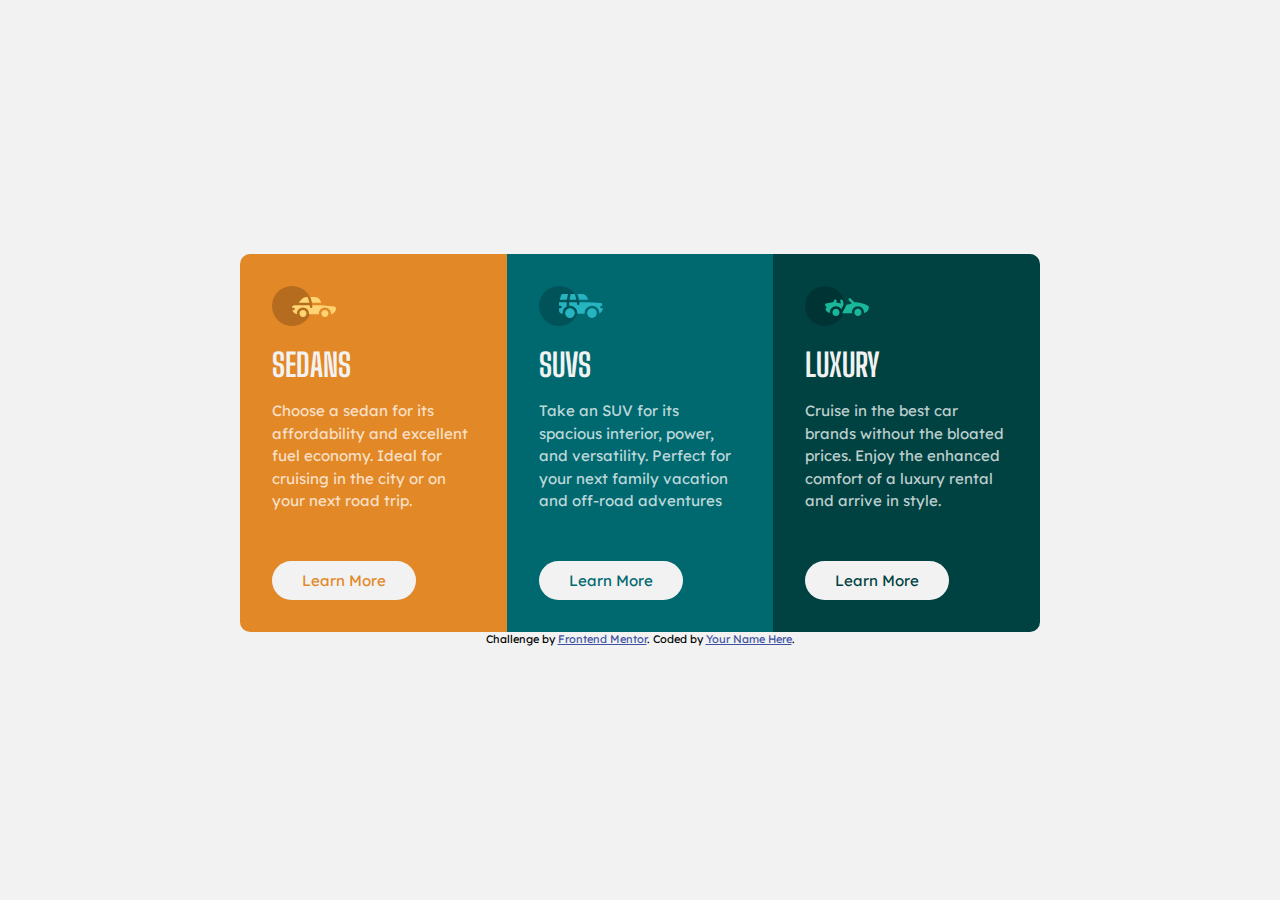
<file: 3-column-preview-card-component-main/index.html>
<!DOCTYPE html>
<html lang="en">
<head>
  <meta charset="UTF-8">
  <meta name="viewport" content="width=device-width, initial-scale=1.0"> <!-- displays site properly based on user's device -->

  <link rel="icon" type="image/png" sizes="32x32" href="./images/favicon-32x32.png">
  <link rel="stylesheet" href="style.css">
  <link rel="preconnect" href="https://fonts.googleapis.com">
<link rel="preconnect" href="https://fonts.gstatic.com" crossorigin>
<link href="https://fonts.googleapis.com/css2?family=Big+Shoulders+Display:wght@100..900&family=Lexend+Deca:wght@100..900&display=swap" rel="stylesheet">
  <title>Frontend Mentor | 3-column preview card component</title>

  <!-- Feel free to remove these styles or customise in your own stylesheet 👍 -->
  <style>
    .attribution { font-size: 11px; text-align: center; }
    .attribution a { color: hsl(228, 45%, 44%); }
  </style>
</head>
<body>
  <main>
    <section>
      <svg width="64" height="40" xmlns="http://www.w3.org/2000/svg"><g fill="none" fill-rule="evenodd"><circle fill="#000" opacity=".201" cx="20" cy="20" r="20"/><path d="M52.936 24.11c1.942 0 3.517 1.542 3.517 3.445 0 1.903-1.575 3.445-3.517 3.445s-3.516-1.542-3.516-3.445c0-1.903 1.574-3.445 3.516-3.445zm-21.957 0c1.942 0 3.517 1.542 3.517 3.445 0 1.903-1.575 3.445-3.517 3.445s-3.516-1.542-3.516-3.445c0-1.903 1.574-3.445 3.516-3.445zm6.948-4.848v1.429c0 .716.61 1.293 1.348 1.259a1.295 1.295 0 001.225-1.295v-1.393h8.256l13.483 1.313c.956.093 1.676.881 1.676 1.814 0 2.89-2.126 5.303-4.926 5.819.397-3.557-2.458-6.62-6.053-6.62-3.646 0-6.504 3.14-6.039 6.723h-9.879c.466-3.588-2.397-6.722-6.039-6.722-3.595 0-6.45 3.062-6.052 6.62-2.14-.398-3.916-1.912-4.61-3.931h1.142c.731 0 1.32-.598 1.285-1.322-.033-.678-.629-1.2-1.322-1.2H20v-.251c0-1.274 1.066-2.243 2.306-2.243h15.62zM42.59 11c2.645 0 4.99 1.556 5.972 3.963l.726 1.779H40.17L38.413 11h4.178zm-6.865 0l1.758 5.741H26.505l3.357-3.654A6.502 6.502 0 0134.644 11h1.082z" fill="#FFD473" fill-rule="nonzero"/></g></svg>
      <h1>Sedans</h1>
      <p>Choose a sedan for its affordability and excellent fuel economy. Ideal for cruising in the city 
        or on your next road trip.</p>
      <a href="#">Learn More</a> 
    </section>
   
    <section>
      <svg width="64" height="40" xmlns="http://www.w3.org/2000/svg"><g fill="none" fill-rule="evenodd"><circle fill="#000" opacity=".201" cx="20" cy="20" r="20"/><path d="M31.002 22.358c2.917 0 5.18 2.593 4.762 5.506a4.828 4.828 0 01-2.962 3.778 4.797 4.797 0 01-5.3-1.165c-1.188-1.26-1.235-2.613-1.263-2.613-.42-2.924 1.857-5.506 4.763-5.506zm22 0c3.457 0 5.798 3.567 4.41 6.744A4.816 4.816 0 0152.3 31.94a4.826 4.826 0 01-4.06-4.077c-.42-2.915 1.846-5.506 4.762-5.506zm-15.04-6.083v1.462a1.29 1.29 0 001.352 1.29c.693-.033 1.227-.631 1.227-1.326v-1.426h8.3l13.056.716a1.29 1.29 0 011.164.917c.27.895.446 1.477.563 1.87h-1.047c-.694 0-1.291.534-1.324 1.228a1.29 1.29 0 001.288 1.352h1.445c-.164 2.225-1.57 4.193-3.6 5.05.13-4.212-3.255-7.63-7.384-7.63-4.317 0-7.762 3.718-7.358 8.086h-7.285c.43-4.655-3.503-8.531-8.131-8.046v-3.543h7.734zm-10.312 0v4.308a7.4 7.4 0 00-4.006 7.274 3.874 3.874 0 01-3.642-3.864v-1.635h1.46a1.29 1.29 0 000-2.58h-1.461v-3.213l.003-.29h7.646zm14.986-8.196c2.65 0 5 1.592 5.984 4.055l.63 1.579a5.525 5.525 0 01-.065-.004l-.026-.002-.034-.002-.022-.002a4.178 4.178 0 00-.224-.006l-.098-.001h-.039l-.136-.001h-.052l-.326-.001H40.211L38.528 8.08zm-13.632 0l-1.122 5.616h-7.144l1.47-4.71a1.29 1.29 0 011.231-.906h5.565zm6.832 0l1.683 5.615h-7.007l1.121-5.615h4.203z" fill="#26B5C0" fill-rule="nonzero"/></g></svg>
      <h1>SUVs</h1>
      
  <p>Take an SUV for its spacious interior, power, and versatility. Perfect for your next family vacation 
  and off-road adventures</p>
  <a href="#">Learn More</a>
    </section>
   
  <section>
    <svg width="64" height="40" xmlns="http://www.w3.org/2000/svg"><g fill="none" fill-rule="evenodd"><circle fill="#000" opacity=".201" cx="20" cy="20" r="20"/><path d="M30.98 22.835c1.941 0 3.516 1.604 3.516 3.583 0 1.978-1.575 3.582-3.517 3.582s-3.516-1.604-3.516-3.582c0-1.979 1.574-3.583 3.516-3.583zm21.956 0c1.942 0 3.517 1.604 3.517 3.583 0 1.978-1.575 3.582-3.517 3.582s-3.516-1.604-3.516-3.582c0-1.979 1.574-3.583 3.516-3.583zm-9.143-10.45a1.27 1.27 0 011.819 0l3.715 3.784c4.444-.115 9.7 1.142 13.964 3.753.387.237.624.664.624 1.124 0 3.006-2.126 5.514-4.926 6.05.397-3.698-2.458-6.882-6.053-6.882-3.646 0-6.504 3.264-6.039 6.99h-9.669c.76-1.544.993-2.026 1.337-2.711l.082-.162c.421-.835 1.056-2.07 2.883-5.65 1.68-.023 3.47-.408 5.247-1.403l-2.984-3.04a1.328 1.328 0 010-1.854zm-7.68 1.064c.683-.2 1.395.202 1.592.898l.749 2.652a3.46 3.46 0 01-.247 2.51l-1.733 3.395-.216.424c-1.07-1.89-3.06-3.114-5.279-3.114-3.595 0-6.45 3.184-6.052 6.885-1.832-.347-3.414-1.537-4.278-3.276a1.331 1.331 0 01.117-1.376l.955-1.303-1.325-1.295c-.751-.735-.376-2.024.64-2.231l6.614-1.346.13-.026c.092-.019.145-.03.157-.031.314-.146 1.07-.591 1.07-1.506 0-.734.592-1.327 1.316-1.31.712.016 1.268.662 1.256 1.388a4.11 4.11 0 01-.348 1.611 22.69 22.69 0 014.7 1.146l-.7-2.473a1.314 1.314 0 01.882-1.622z" fill="#19B89D" fill-rule="nonzero"/></g></svg>
    <h1>Luxury</h1>
  <p>Cruise in the best car brands without the bloated prices. Enjoy the enhanced comfort of a luxury 
  rental and arrive in style.</p>
  <a href="#">Learn More</a>
  </section>
  
  </main>
  
  
  <div class="attribution">
    Challenge by <a href="https://www.frontendmentor.io?ref=challenge" target="_blank">Frontend Mentor</a>. 
    Coded by <a href="#">Your Name Here</a>.
  </div>
</body>
</html>
</file>
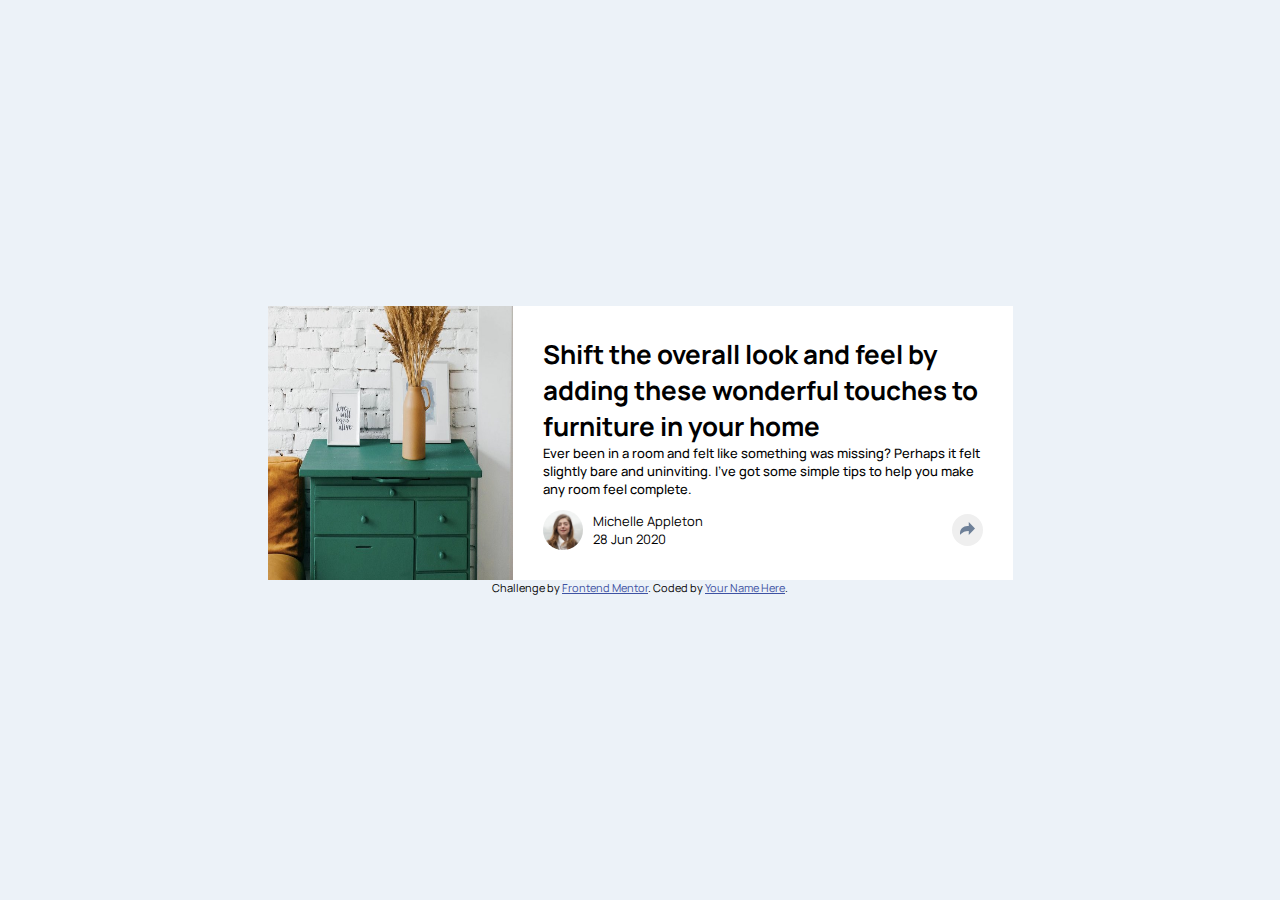
<file: article-preview-component-master/index.html>
<!DOCTYPE html>
<html lang="en">
<head>
  <meta charset="UTF-8">
  <meta name="viewport" content="width=device-width, initial-scale=1.0"> <!-- displays site properly based on user's device -->

  <link rel="icon" type="image/png" sizes="32x32" href="./images/favicon-32x32.png">
  <link rel="stylesheet" href="style.css">
  <link rel="preconnect" href="https://fonts.googleapis.com">
<link rel="preconnect" href="https://fonts.gstatic.com" crossorigin>
<link href="https://fonts.googleapis.com/css2?family=Manrope:wght@200..800&display=swap" rel="stylesheet">
  <title>Frontend Mentor | Article preview component</title>

  <!-- Feel free to remove these styles or customise in your own stylesheet 👍 -->
  <style>
    .attribution { font-size: 11px; text-align: center; }
    .attribution a { color: hsl(228, 45%, 44%); }
  </style>
</head>
<body>
<main>
  <div>
    <img src="images/drawers.jpg" alt="image of drawer">
  </div>
  <section class="hero-content">
    <div class="hero-intro">
      <h1>
        Shift the overall look and feel by adding these wonderful 
      touches to furniture in your home
      </h1>
    
      <p class="fw1">
        Ever been in a room and felt like something was missing? Perhaps 
      it felt slightly bare and uninviting. I’ve got some simple tips 
      to help you make any room feel complete.
      </p>
    </div>
    
  <div id="author" class="author">
    <div>
      <img class="avatar" src="images/avatar-michelle.jpg" alt="">
    </div>
    <div>
      <p>Michelle Appleton</p>
    <p>28 Jun 2020</p>
    </div>
    <div class="share">
      <div id="share-wrap" class="share-icons">
        <p>Share</p>
        <a href="#"><svg xmlns="http://www.w3.org/2000/svg" width="20" height="20"><path fill="#FFF" d="M18.896 0H1.104C.494 0 0 .494 0 1.104v17.793C0 19.506.494 20 1.104 20h9.58v-7.745H8.076V9.237h2.606V7.01c0-2.583 1.578-3.99 3.883-3.99 1.104 0 2.052.082 2.329.119v2.7h-1.598c-1.254 0-1.496.597-1.496 1.47v1.928h2.989l-.39 3.018h-2.6V20h5.098c.608 0 1.102-.494 1.102-1.104V1.104C20 .494 19.506 0 18.896 0z"/></svg></a>
        <a href="#"><svg xmlns="http://www.w3.org/2000/svg" width="20" height="20"><path fill="#FFF" d="M10 0C4.478 0 0 4.477 0 10c0 4.237 2.636 7.855 6.356 9.312-.088-.791-.167-2.005.035-2.868.182-.78 1.172-4.97 1.172-4.97s-.299-.6-.299-1.486c0-1.39.806-2.428 1.81-2.428.852 0 1.264.64 1.264 1.408 0 .858-.545 2.14-.828 3.33-.236.995.5 1.807 1.48 1.807 1.778 0 3.144-1.874 3.144-4.58 0-2.393-1.72-4.068-4.177-4.068-2.845 0-4.515 2.135-4.515 4.34 0 .859.331 1.781.745 2.281a.3.3 0 01.069.288l-.278 1.133c-.044.183-.145.223-.335.134-1.249-.581-2.03-2.407-2.03-3.874 0-3.154 2.292-6.052 6.608-6.052 3.469 0 6.165 2.473 6.165 5.776 0 3.447-2.173 6.22-5.19 6.22-1.013 0-1.965-.525-2.291-1.148l-.623 2.378c-.226.869-.835 1.958-1.244 2.621.937.29 1.931.446 2.962.446 5.522 0 10-4.477 10-10S15.522 0 10 0z"/></svg></a>
        <a href="#"><svg xmlns="http://www.w3.org/2000/svg" width="20" height="17"><path fill="#FFF" d="M20 2.172a8.192 8.192 0 01-2.357.646 4.11 4.11 0 001.804-2.27 8.22 8.22 0 01-2.605.996A4.096 4.096 0 0013.847.248c-2.65 0-4.596 2.472-3.998 5.037A11.648 11.648 0 011.392 1a4.109 4.109 0 001.27 5.478 4.086 4.086 0 01-1.858-.513c-.045 1.9 1.318 3.679 3.291 4.075a4.113 4.113 0 01-1.853.07 4.106 4.106 0 003.833 2.849A8.25 8.25 0 010 14.658a11.616 11.616 0 006.29 1.843c7.618 0 11.922-6.434 11.663-12.205A8.354 8.354 0 0020 2.172z"/></svg></a>
      </div>
      <button id="share-btn"><svg xmlns="http://www.w3.org/2000/svg" width="15" height="13"><path fill="#6E8098" d="M15 6.495L8.766.014V3.88H7.441C3.33 3.88 0 7.039 0 10.936v2.049l.589-.612C2.59 10.294 5.422 9.11 8.39 9.11h.375v3.867L15 6.495z"/></svg></button>
    </div>
  
    <!-- Share -->
  </div>
    
  </section>
 
</main>
  
  
  <div class="attribution">
    Challenge by <a href="https://www.frontendmentor.io?ref=challenge" target="_blank">Frontend Mentor</a>. 
    Coded by <a href="#">Your Name Here</a>.
  </div>
  <script src="script.js"></script>
</body>
</html>
</file>
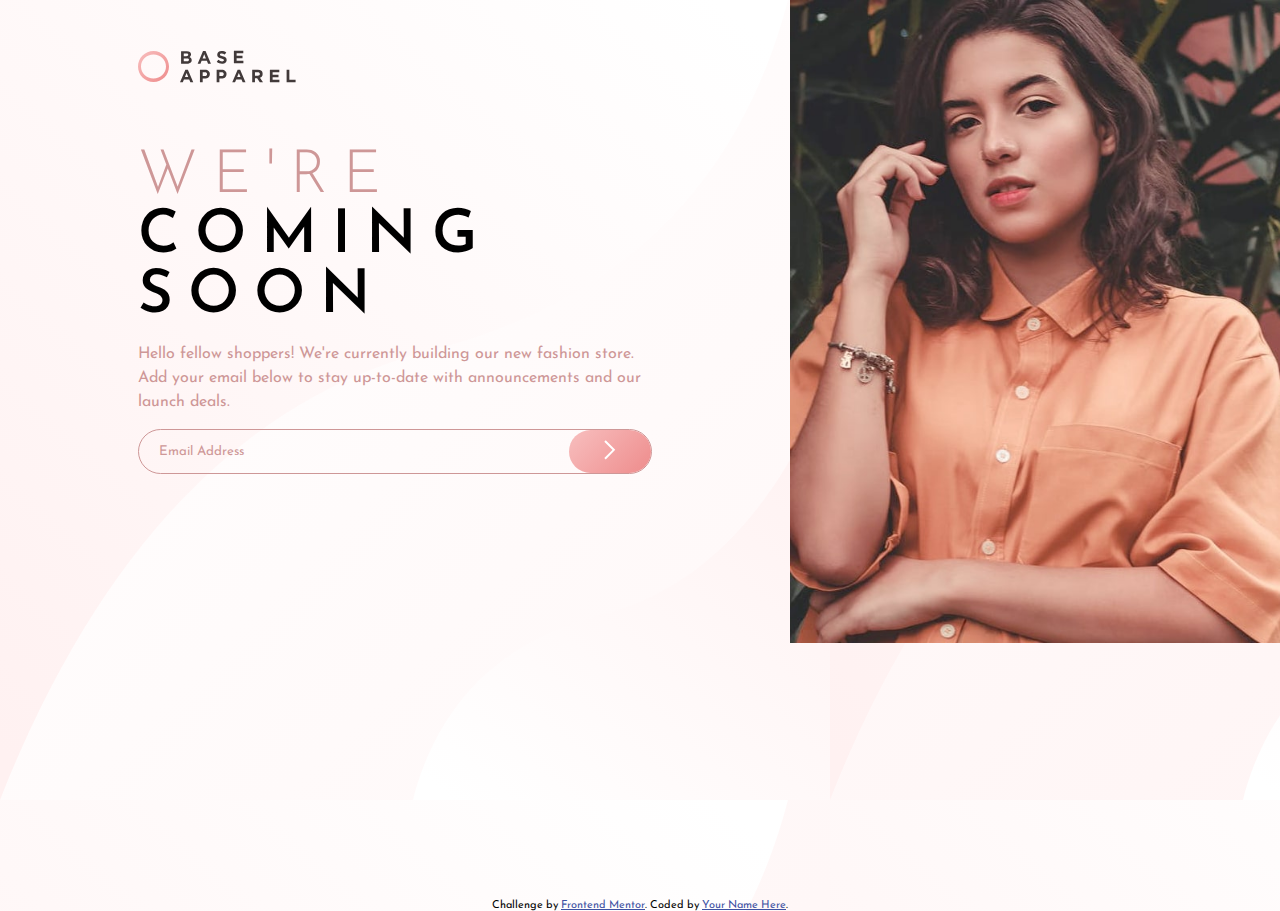
<file: base-apparel-coming-soon-master/index.html>
<!DOCTYPE html>
<html lang="en">
<head>
  <meta charset="UTF-8">
  <meta name="viewport" content="width=device-width, initial-scale=1.0"> <!-- displays site properly based on user's device -->

  <link rel="icon" type="image/png" sizes="32x32" href="./images/favicon-32x32.png">
  <link rel="stylesheet" href="style.css">
  <link rel="preconnect" href="https://fonts.googleapis.com">
<link rel="preconnect" href="https://fonts.gstatic.com" crossorigin>
<link href="https://fonts.googleapis.com/css2?family=Josefin+Sans:ital,wght@0,100..700;1,100..700&display=swap" rel="stylesheet">
  <title>Frontend Mentor | Base Apparel coming soon page</title>

  <!-- Feel free to remove these styles or customise in your own stylesheet 👍 -->
  <style>
    .attribution { font-size: 11px; text-align: center; }
    .attribution a { color: hsl(228, 45%, 44%); }
  </style>
</head>
<body>
<main>
  <section class="hero-content">

  <header>
    <img src="images/logo.svg" alt="">
  </header>
  <div class="hero-mobile">
    <img src="images/hero-mobile.jpg" alt="">
  </div>
  <div class="content">
    <h1 class="fw3"><span class="fw1">We're</span><br> coming soon</h1>
    
      <p>
        Hello fellow shoppers! We're currently building our new fashion store. 
      Add your email below to stay up-to-date with announcements and our launch deals.
      </p>
      <form action="" novalidate>
      <div class="input-container">
        <input type="email" id="email" placeholder="Email Address" required/>
        <div id="error-container"></div>
        <button type="submit" id="submit"><svg xmlns="http://www.w3.org/2000/svg" width="12" height="20"><path fill="none" stroke="#FFF" stroke-width="2" d="M1 1l8.836 8.836L1 18.671"/></svg></button>
      </div>
      <span class="error"></span>
    </form>
    
    </div>
  </section>
  <section>
    <div class="hero-desktop"><img src="images/hero-desktop.jpg" alt=""></div>
  </section>
</main>
 
  
  <footer>
    <p class="attribution">
      Challenge by <a href="https://www.frontendmentor.io?ref=challenge" target="_blank">Frontend Mentor</a>. 
      Coded by <a href="#">Your Name Here</a>.
    </p>
  </footer>
  <script src="script.js"></script>
</body>
</html>
</file>
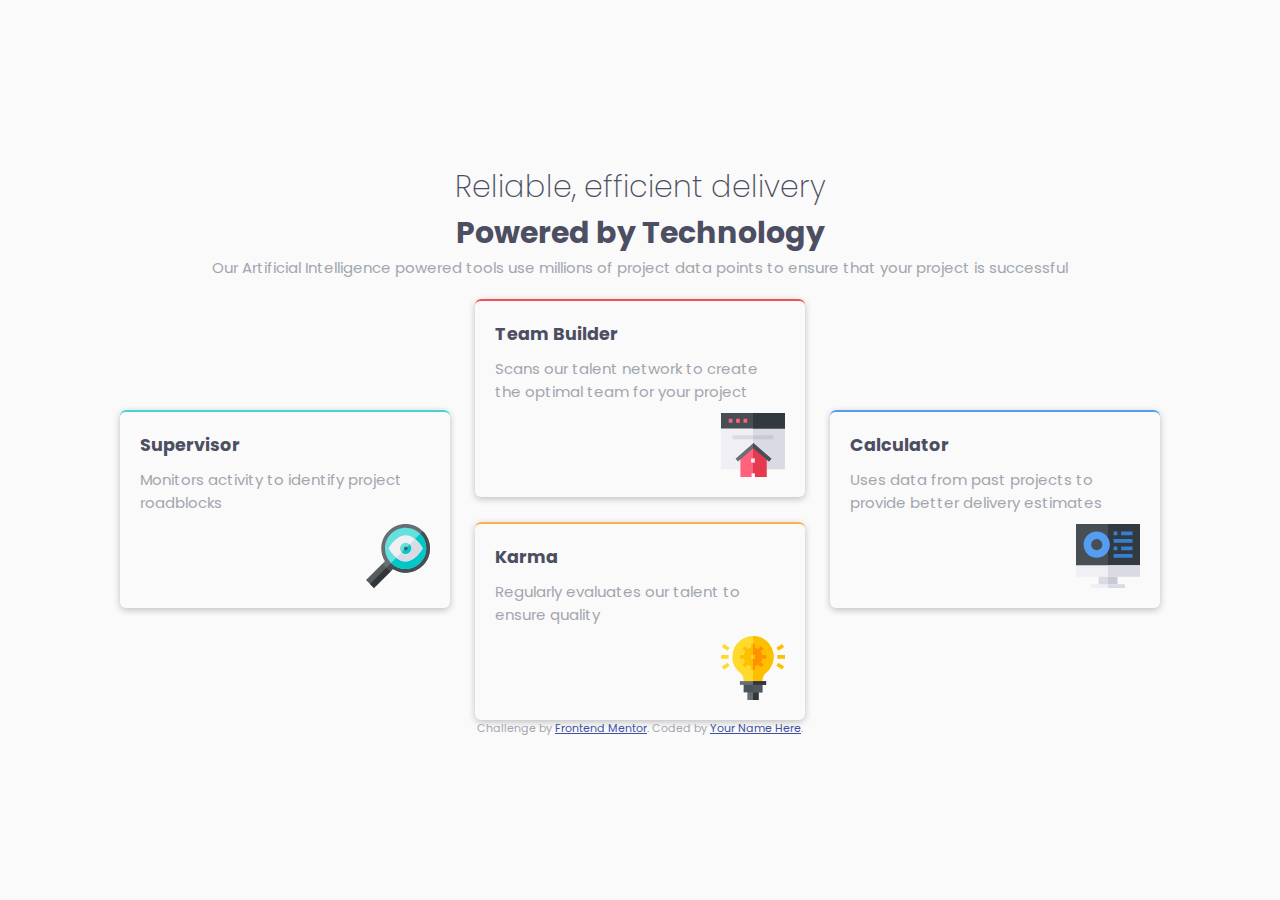
<file: four-card-feature-section-master/index.html>
<!DOCTYPE html>
<html lang="en">
<head>
  <meta charset="UTF-8">
  <meta name="viewport" content="width=device-width, initial-scale=1.0"> <!-- displays site properly based on user's device -->
  <meta name="color-scheme" content="light dark">
  <link rel="icon" type="image/png" sizes="32x32" href="./images/favicon-32x32.png">
  <link rel="stylesheet" href="style.css">
  <link rel="preconnect" href="https://fonts.googleapis.com">
<link rel="preconnect" href="https://fonts.gstatic.com" crossorigin>
<link href="https://fonts.googleapis.com/css2?family=Poppins:ital,wght@0,100;0,200;0,300;0,400;0,500;0,600;0,700;0,800;0,900;1,100;1,200;1,300;1,400;1,500;1,600;1,700;1,800;1,900&display=swap" rel="stylesheet">
  <title>Frontend Mentor | Four card feature section</title>

  <!-- Feel free to remove these styles or customise in your own stylesheet 👍 -->
  <style>
    .attribution { font-size: 11px; text-align: center; }
    .attribution a { color: hsl(228, 45%, 44%); }
  </style>
</head>
<body>
  <main class="grid">
    <section class="txt-center">
      <header class="color-heading"><h1 class="fw1">
        Reliable, efficient delivery</h1>
  <h1 class="color-heading">Powered by Technology</h1></header>

  <p>Our Artificial Intelligence powered tools use millions of project data points 
    to ensure that your project is successful</p>
    </section>
    <section>
      <div class="card">
        <h3 class="color-heading">Supervisor
          </h3>
        <p>Monitors activity to identify project roadblocks</p>
        <div class="icon"><img src="images/icon-supervisor.svg" alt=""></div>
      </div>
      <div class="card">
        <h3 class="color-heading">Team Builder</h3>
        <p>Scans our talent network to create the optimal team for your project</p>
        <div class="icon"><img src="images/icon-team-builder.svg" alt=""></div>
      </div>
      <div class="card">
        <h3 class="color-heading">Karma</h3>
        <p>Regularly evaluates our talent to ensure quality</p>
        <div class="icon"><img src="images/icon-karma.svg" alt=""></div>
      </div>
      <div class="card">
        <h3 class="color-heading">Calculator</h3>
        <p>
          Uses data from past projects to provide better delivery estimates
        </p>
        <div class="icon"><img src="images/icon-calculator.svg" alt=""></div>
      </div>
    
      
      
    
      
     
    
      
    
    </section>
  </main>
  

 
  
  <footer>
    <p class="attribution">
      Challenge by <a href="https://www.frontendmentor.io?ref=challenge" target="_blank">Frontend Mentor</a>. 
      Coded by <a href="#">Your Name Here</a>.
    </p>
  </footer>
</body>
</html>
</file>
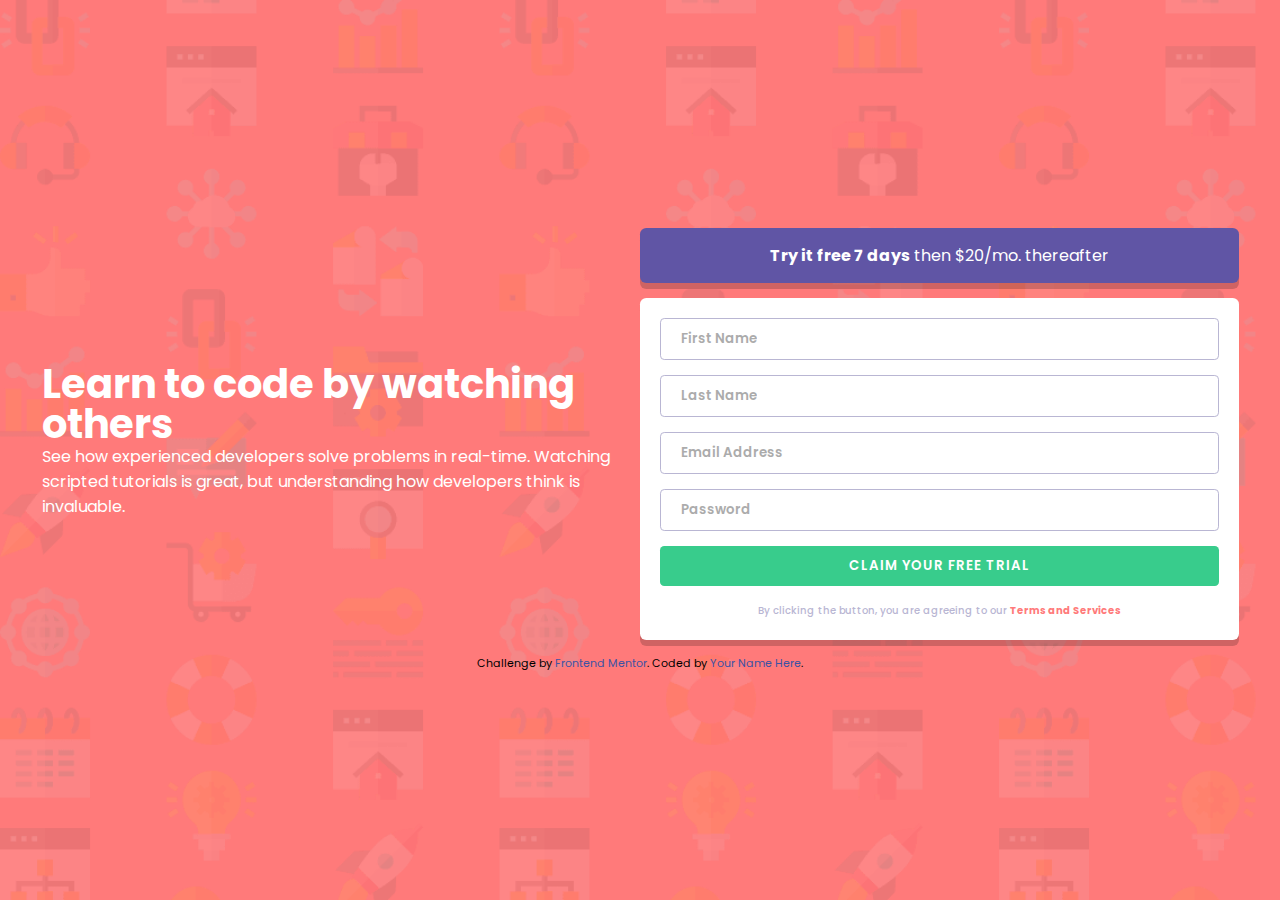
<file: intro-component-with-signup-form-master/index.html>
<!DOCTYPE html>
<html lang="en">
<head>
  <meta charset="UTF-8">
  <meta name="viewport" content="width=device-width, initial-scale=1.0"> <!-- displays site properly based on user's device -->
  <link rel="stylesheet" href="style.css">
  <link rel="preconnect" href="https://fonts.googleapis.com">
<link rel="preconnect" href="https://fonts.gstatic.com" crossorigin>
<link href="https://fonts.googleapis.com/css2?family=Poppins:ital,wght@0,100;0,200;0,300;0,400;0,500;0,600;0,700;0,800;0,900;1,100;1,200;1,300;1,400;1,500;1,600;1,700;1,800;1,900&display=swap" rel="stylesheet">
  <link rel="icon" type="image/png" sizes="32x32" href="./images/favicon-32x32.png">
  
  <title>Frontend Mentor | Intro component with sign up form</title>

  <!-- Feel free to remove these styles or customise in your own stylesheet 👍 -->
  <style>
    .attribution { font-size: 11px; text-align: center; }
    .attribution a { color: hsl(228, 45%, 44%); }
  </style>
</head>
<body>
<main>
  <section class="hero-content">
    <h1>Learn to code by watching others</h1>
    <p>See how experienced developers solve problems in real-time. Watching scripted tutorials is great, 
      but understanding how developers think is invaluable. 
    </p>
  </section>
  <section class="registration">
    <div class="trial-msg"><p><span>Try it free 7 days</span> then $20/mo. thereafter</p></div>
    <form action="#" novalidate>
      <div class="input-container"><input type="text" name="first_name" id="fname" placeholder="First Name">
      <div class="err-msg"></div></div>
      <div class="input-container"><input type="text" name="last_name" id="lname" placeholder="Last Name"><div class="err-msg"></div></div>
      <div class="input-container"><input type="email" name="email" id="email" placeholder="Email Address"><div class="err-msg"></div></div>
      <div class="input-container"><input type="password" name="password" id="password" placeholder="Password"><div class="err-msg"></div></div>
      <input type="submit" value="Claim your free trial">
      <div class="tc-text">
        <p>By clicking the button, you are agreeing to our <a href="#">Terms and Services</a>
        </p>
      </div>
    </form>
  </section>
</main>
  

  
  

   
  
  
  

  

  
  <footer>
    <p class="attribution">
      Challenge by <a href="https://www.frontendmentor.io?ref=challenge" target="_blank">Frontend Mentor</a>. 
      Coded by <a href="#">Your Name Here</a>.
    </p>
  </footer>
  <script src="script.js"></script>
</body>
</html>
</file>
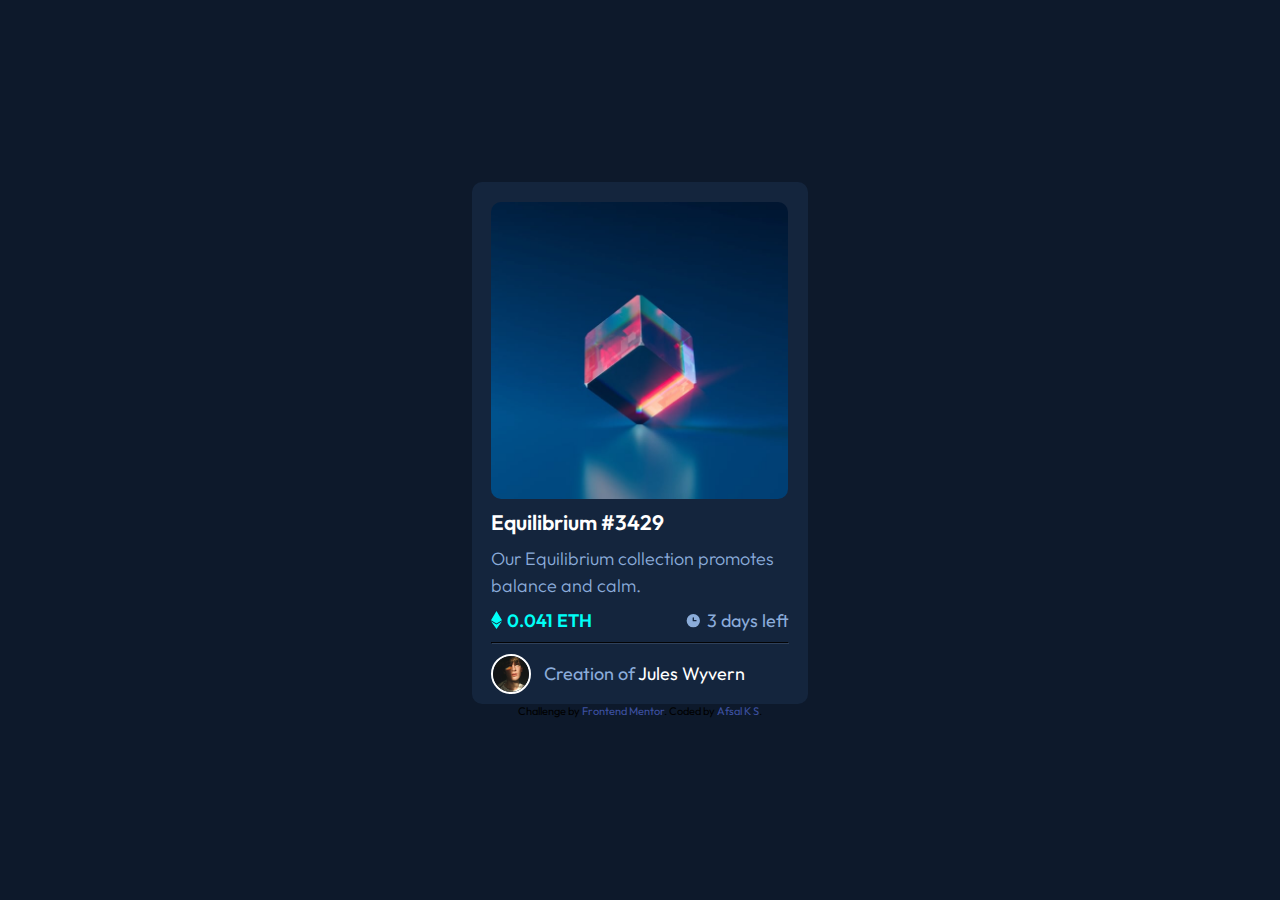
<file: nft-preview-card-component-main/index.html>
<!DOCTYPE html>
<html lang="en">
<head>
  <meta charset="UTF-8">
  <meta name="viewport" content="width=device-width, initial-scale=1.0"> <!-- displays site properly based on user's device -->

  <link rel="icon" type="image/png" sizes="32x32" href="./images/favicon-32x32.png">
  
  <title>Frontend Mentor | NFT preview card component</title>

  <!-- Feel free to remove these styles or customise in your own stylesheet 👍 -->
  <style>
    .attribution { font-size: 11px; text-align: center; }
    .attribution a { color: hsl(228, 45%, 44%); }
  </style>
  <link rel="stylesheet" href="styles.css">
  <link rel="preconnect" href="https://fonts.googleapis.com">
<link rel="preconnect" href="https://fonts.gstatic.com" crossorigin>
<link href="https://fonts.googleapis.com/css2?family=Outfit:wght@100..900&display=swap" rel="stylesheet">
</head>
<body>
<div class="nft-wrapper">
  <div class="img-wrapper">
  <img class="img-eq" src="images/image-equilibrium.jpg"/>
  <a class="eye" href="#"><svg width="48" height="48" xmlns="http://www.w3.org/2000/svg"><g fill="none" fill-rule="evenodd"><path d="M0 0h48v48H0z"/><path d="M24 9C14 9 5.46 15.22 2 24c3.46 8.78 12 15 22 15 10.01 0 18.54-6.22 22-15-3.46-8.78-11.99-15-22-15Zm0 25c-5.52 0-10-4.48-10-10s4.48-10 10-10 10 4.48 10 10-4.48 10-10 10Zm0-16c-3.31 0-6 2.69-6 6s2.69 6 6 6 6-2.69 6-6-2.69-6-6-6Z" fill="#FFF" fill-rule="nonzero"/></g></svg>
  </div></a>
  <h3><a href="">Equilibrium #3429</a></h3>

  <p class="description">Our Equilibrium collection promotes balance and calm.</p>
  <div class="eth-flex">
    <p class="eth"><svg width="11" height="18" xmlns="http://www.w3.org/2000/svg"><path d="M11 10.216 5.5 18 0 10.216l5.5 3.263 5.5-3.262ZM5.5 0l5.496 9.169L5.5 12.43 0 9.17 5.5 0Z" fill="#00FFF8"/></svg>0.041 ETH</p>
  <p class="duration"><svg width="17" height="17" xmlns="http://www.w3.org/2000/svg"><path d="M8.305 2.007a6.667 6.667 0 1 0 0 13.334 6.667 6.667 0 0 0 0-13.334Zm2.667 7.334H8.305a.667.667 0 0 1-.667-.667V6.007a.667.667 0 0 1 1.334 0v2h2a.667.667 0 0 1 0 1.334Z" fill="#8BACD9"/></svg> 3 days left</p>
  </div>
  <hr>
  <div class="credit-flex">
    <img src="images/image-avatar.png">
    <p>Creation of <a href="">Jules Wyvern</a></p>
  </div>
  
  
  </div>
  <div class="attribution">
    Challenge by <a href="https://www.frontendmentor.io?ref=challenge" target="_blank">Frontend Mentor</a>. 
    Coded by <a href="#">Afsal K S</a>.
  </div>
</body>
</html>
</file>
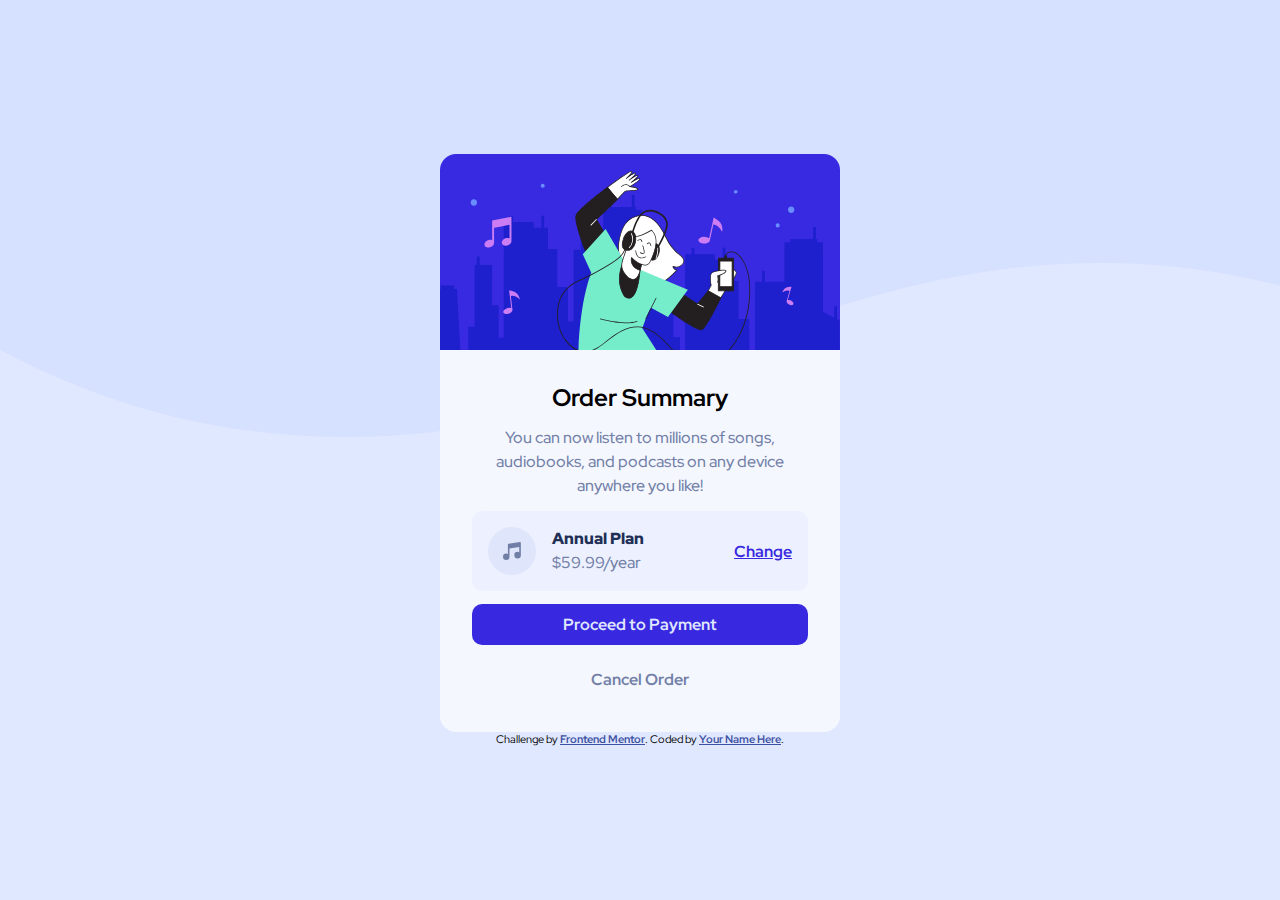
<file: order-summary-component-main/index.html>
<!DOCTYPE html>
<html lang="en">
<head>
  <meta charset="UTF-8">
  <meta name="viewport" content="width=device-width, initial-scale=1.0"> <!-- displays site properly based on user's device -->

  <link rel="icon" type="image/png" sizes="32x32" href="./images/favicon-32x32.png">
  
  <title>Frontend Mentor | Order summary card</title>

  <!-- Feel free to remove these styles or customise in your own stylesheet 👍 -->
  <style>
    .attribution { font-size: 11px; text-align: center; }
    .attribution a { color: hsl(228, 45%, 44%); }
  </style>
  <link rel="preconnect" href="https://fonts.googleapis.com">
  <link rel="preconnect" href="https://fonts.gstatic.com" crossorigin>
  <link href="https://fonts.googleapis.com/css2?family=Outfit:wght@100..900&family=Red+Hat+Display:ital,wght@0,300..900;1,300..900&display=swap" rel="stylesheet">
  <link rel="stylesheet" href="styles.css">
</head>
<body>
<div class="wrapper">
  <img src="images/illustration-hero.svg"/>
  <div class="hero-main">
    <h2 class="text-center">Order Summary</h2>

    <p class="text-center">You can now listen to millions of songs, audiobooks, and podcasts on any 
    device anywhere you like!</p>
  <div class="price">
    <svg xmlns="http://www.w3.org/2000/svg" width="48" height="48"><g fill="none" fill-rule="evenodd"><circle cx="24" cy="24" r="24" fill="#DFE6FB"/><path fill="#717FA6" fill-rule="nonzero" d="M32.574 15.198a.81.81 0 00-.646-.19L20.581 16.63a.81.81 0 00-.696.803V26.934a3.232 3.232 0 00-1.632-.44A3.257 3.257 0 0015 29.747 3.257 3.257 0 0018.253 33a3.257 3.257 0 003.253-3.253v-8.37l9.726-1.39v5.327a3.232 3.232 0 00-1.631-.441 3.257 3.257 0 00-3.254 3.253 3.257 3.257 0 003.254 3.253 3.257 3.257 0 003.253-3.253V15.81a.81.81 0 00-.28-.613z"/></g></svg>
    <div class="p-wrapper"><p class="annual-text">Annual Plan</p>
      <p>$59.99/year</p></div>
  
    <a href="#">Change</a>
  </div>

  

  <button class="pay" type="button">Proceed to Payment</button>
  <button class="cancel" type="button">Cancel Order</button>
  
</div>
</div>
  <div class="attribution">
    Challenge by <a href="https://www.frontendmentor.io?ref=challenge" target="_blank">Frontend Mentor</a>. 
    Coded by <a href="#">Your Name Here</a>.
  </div>
</body>
</html>
</file>
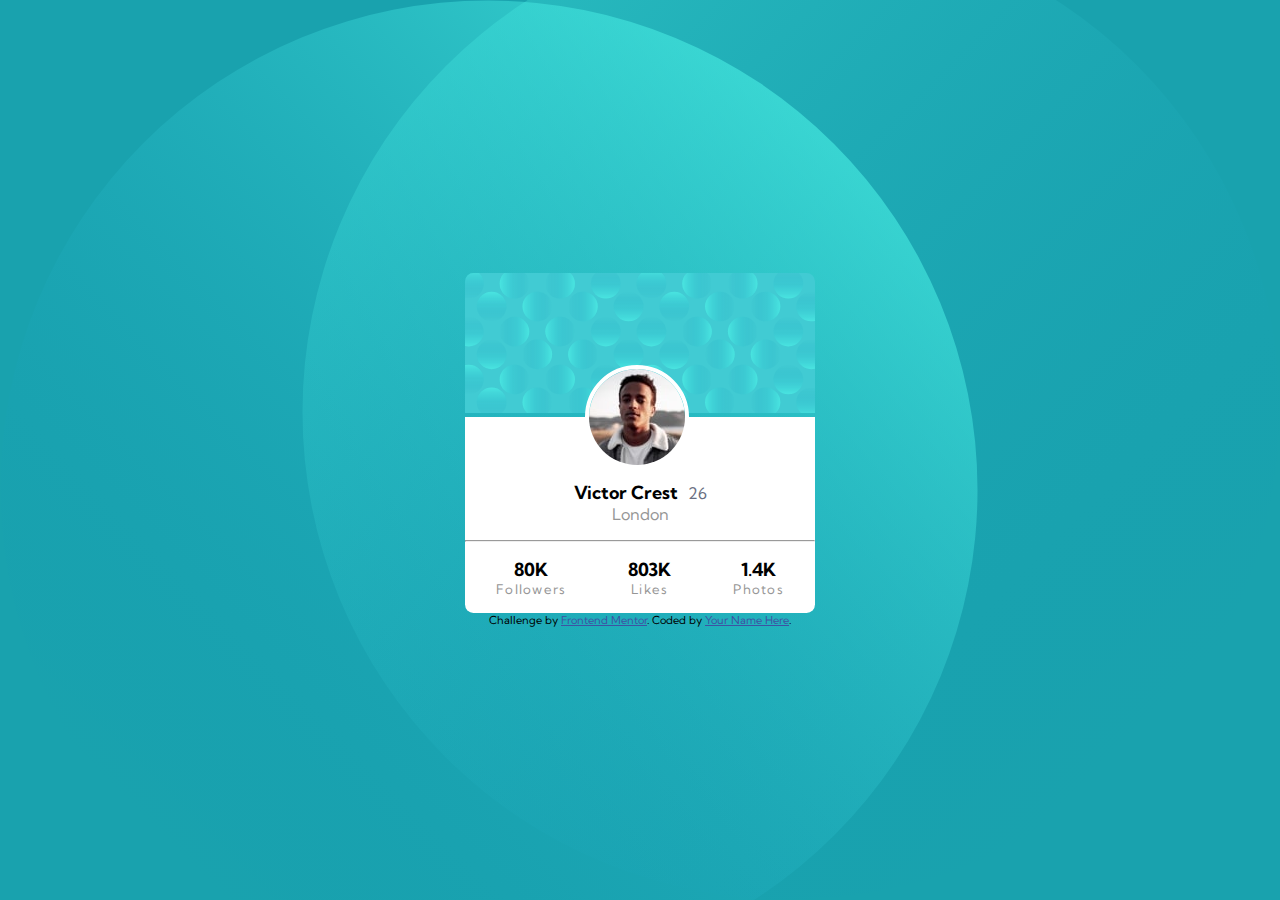
<file: profile-card-component-main/index.html>
<!DOCTYPE html>
<html lang="en">
<head>
  <meta charset="UTF-8">
  <meta name="viewport" content="width=device-width, initial-scale=1.0"> <!-- displays site properly based on user's device -->

  <link rel="icon" type="image/png" sizes="32x32" href="./images/favicon-32x32.png">
  <link rel="stylesheet" href="styles.css">
  <link rel="preconnect" href="https://fonts.googleapis.com">
<link rel="preconnect" href="https://fonts.gstatic.com" crossorigin>
<link href="https://fonts.googleapis.com/css2?family=Kumbh+Sans:wght@100..900&display=swap" rel="stylesheet">
  <title>Frontend Mentor | Profile card component</title>

  <!-- Feel free to remove these styles or customise in your own stylesheet 👍 -->
  <style>
    .attribution { font-size: 11px; text-align: center; }
    .attribution a { color: hsl(228, 45%, 44%); }
  </style>
</head>
<body>
  <main>
    <!-- <img src="images/bg-pattern-bottom.svg" alt=""> -->
    <div> <img style="width:100%;" src="images/bg-pattern-card.svg" alt=""></div>
   
    <!-- <img src="images/bg-pattern-top.svg" alt=""> -->
   <div class="info-container">
    <div class="detail-container">
    <div class="img-container">
      <img class="profile" src="images/image-victor.jpg" alt="profile-img"/>
    </div>
    <div class="group2"><div class="name-age text-center">
      <p class="fs fw-700">Victor Crest</p>
      <p class="dark-greyish-blue fw-400">26</p></div>

  <p class="text-center dark-grey">London</p></div>
    
  </div>
<hr>
<div class="stats text-center">
 <div>
  <h3 class="fs">80K</h3>
  <p class="dark-grey fw-400 ">Followers</p>
 </div>
 <div>
  <h3 class="fs">803K</h3>
  <p class="dark-grey fw-400">Likes</p>
 </div>
 <div>
  <h3 class="fs">1.4K</h3>
  <p class="dark-grey fw-400">Photos</p>
 </div> 
</div>
 </div>
  </main>
  <div class="attribution">
    Challenge by <a href="https://www.frontendmentor.io?ref=challenge" target="_blank">Frontend Mentor</a>. 
    Coded by <a href="#">Your Name Here</a>.
  </div>
</body>
</html>
</file>
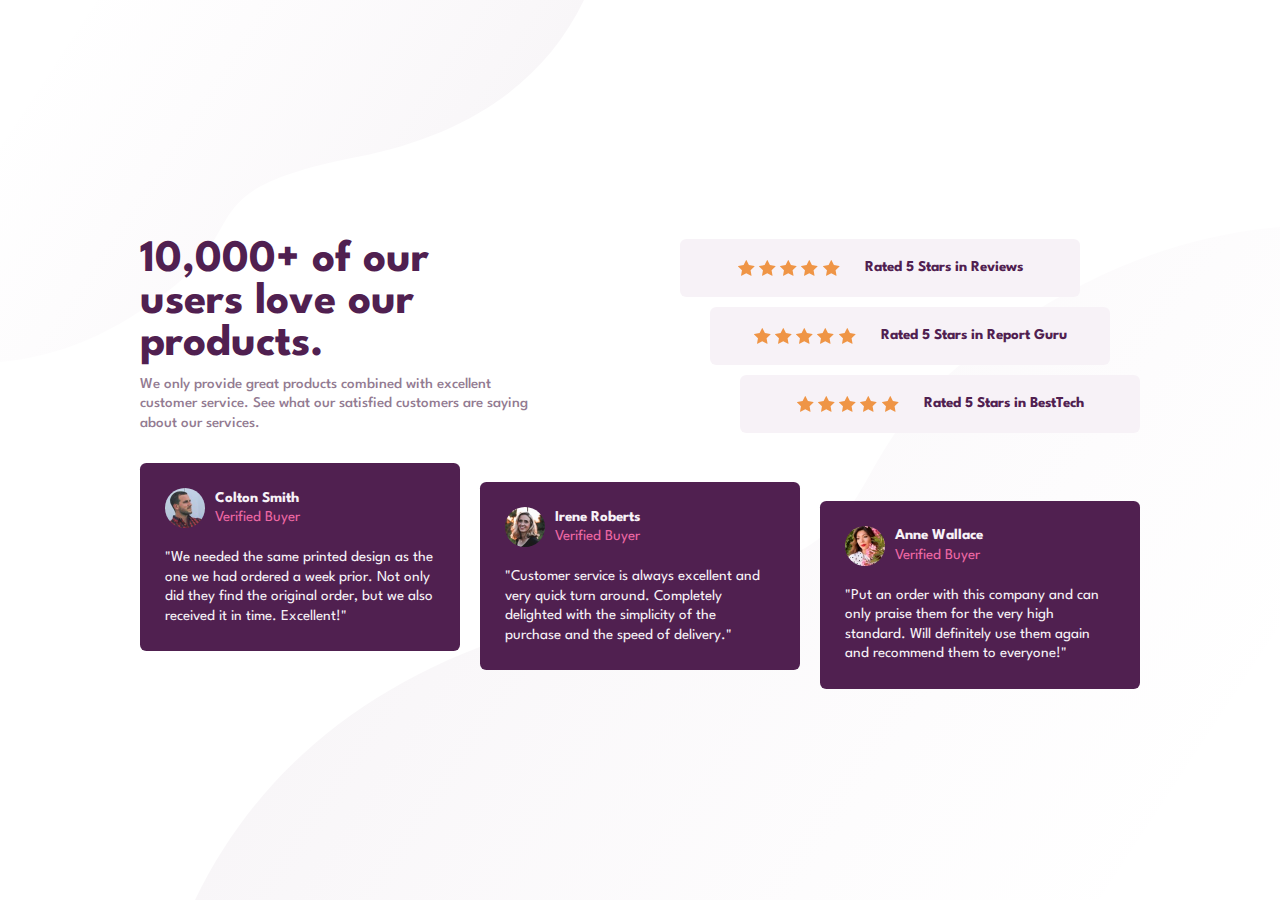
<file: social-proof-section-master/index.html>
<!DOCTYPE html>
<html lang="en">
  <head>
    <meta charset="UTF-8" />
    <meta name="viewport" content="width=device-width, initial-scale=1.0" />
    <!-- displays site properly based on user's device -->
    <link rel="stylesheet" href="style.css">
    <link rel="preconnect" href="https://fonts.googleapis.com">
<link rel="preconnect" href="https://fonts.gstatic.com" crossorigin>
<link href="https://fonts.googleapis.com/css2?family=League+Spartan:wght@100..900&display=swap" rel="stylesheet">
    <link
      rel="icon"
      type="image/png"
      sizes="32x32"
      href="./images/favicon-32x32.png"
    />

    <title>Frontend Mentor | Social proof section</title>

    <!-- Feel free to remove these styles or customise in your own stylesheet 👍 -->
    <style>
      .attribution {
        font-size: 11px;
        text-align: center;
      }
      .attribution a {
        color: hsl(228, 45%, 44%);
      }
    </style>
  </head>
  <body>
    <main>
      <section class="introduction grid-def">
        <h1 class="dark-mag">10,000+ of our users love our products.</h1>

    <p class="grey-mag fw2">
      We only provide great products combined with excellent customer service.
    See what our satisfied customers are saying about our services.
    </p>
    
      </section>
    <section>
      <div class="star-bg">
        <div class="stars"><img src="images/icon-star.svg" alt=""><img src="images/icon-star.svg" alt=""><img src="images/icon-star.svg" alt=""><img src="images/icon-star.svg" alt=""><img src="images/icon-star.svg" alt=""></div><p class="dark-mag fw3">Rated 5 Stars in Reviews</p></div>
    <div class="star-bg"><div class="stars"><img src="images/icon-star.svg" alt=""><img src="images/icon-star.svg" alt=""><img src="images/icon-star.svg" alt=""><img src="images/icon-star.svg" alt=""><img src="images/icon-star.svg" alt=""></div><p class="dark-mag fw3">Rated 5 Stars in Report Guru</p></div>
    <div class="star-bg"><div class="stars"><img src="images/icon-star.svg" alt=""><img src="images/icon-star.svg" alt=""><img src="images/icon-star.svg" alt=""><img src="images/icon-star.svg" alt=""><img src="images/icon-star.svg" alt=""></div><p class="dark-mag fw3">Rated 5 Stars in BestTech</p></div>
    </section>  
    
    <section>
      <div class="card">
        <header>
          <img src="images/image-colton.jpg" alt="">
          <div>
            <p class="light-grey fw3">Colton Smith </p>
            <p class="pink">Verified Buyer</p>
          </div>
        </header>
        <p class="light-grey">"We needed the same printed design as the one we had ordered a week prior.
          Not only did they find the original order, but we also received it in time.
          Excellent!"</p>
      </div>
      <div class="card">
        <header>
          <img src="images/image-irene.jpg" alt="">
          <div>
            <p class="light-grey fw3">Irene Roberts </p>
            <p class="pink">Verified Buyer</p>
          </div>
        </header>
        <p class="light-grey">"Customer service is always excellent and very quick turn around. Completely
          delighted with the simplicity of the purchase and the speed of delivery."</p>
      </div>
      <div class="card">
        <header>
          <img src="images/image-anne.jpg" alt="">
          <div>
            <p class="light-grey fw3">Anne Wallace </p>
            <p class="pink">Verified Buyer</p>
          </div>
        </header>
        <p class="light-grey">"Put an order with this company and can only praise them for the very high
          standard. Will definitely use them again and recommend them to everyone!"</p>
      </div>
    </section>
    
    
    
    
    
    
    
    
    
    
    
    </main>
    

    <div class="attribution">
      Challenge by
      <a href="https://www.frontendmentor.io?ref=challenge" target="_blank"
        >Frontend Mentor</a
      >. Coded by <a href="#">Your Name Here</a>.
    </div>
  </body>
</html>
</file>
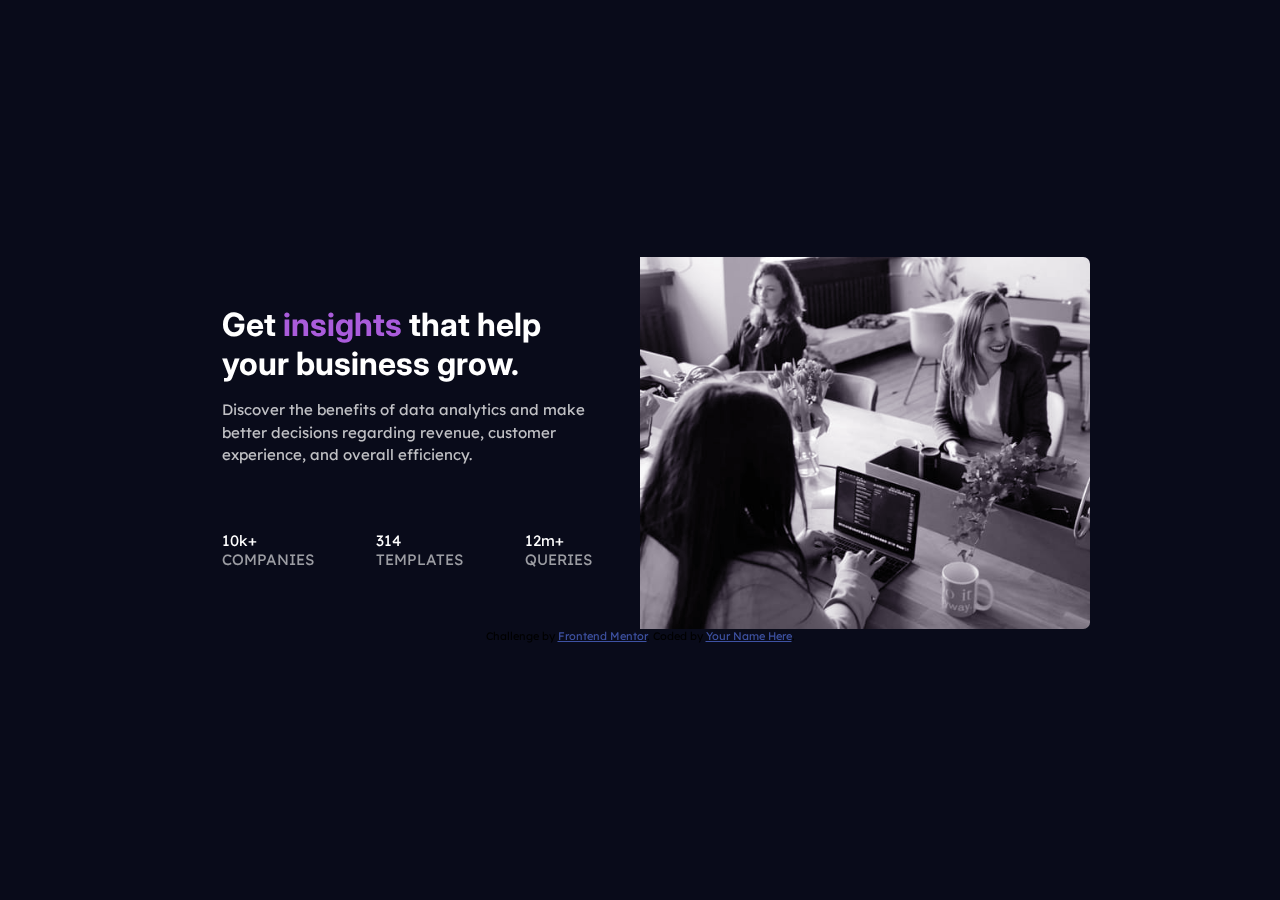
<file: stats-preview-card-component-main/index.html>
<!DOCTYPE html>
<html lang="en">
<head>
  <meta charset="UTF-8">
  <meta name="viewport" content="width=device-width, initial-scale=1.0"> <!-- displays site properly based on user's device -->

  <link rel="icon" type="image/png" sizes="32x32" href="./images/favicon-32x32.png">
  
  <title>Frontend Mentor | Stats preview card component</title>

  <!-- Feel free to remove these styles or customise in your own stylesheet 👍 -->
  <style>
    .attribution { font-size: 11px; text-align: center; }
    .attribution a { color: hsl(228, 45%, 44%); }
  </style>
  <link rel="stylesheet" href="./styles.css">
  <link rel="preconnect" href="https://fonts.googleapis.com">
<link rel="preconnect" href="https://fonts.gstatic.com" crossorigin>
<link href="https://fonts.googleapis.com/css2?family=Inter:wght@100..900&family=Lexend+Deca:wght@100..900&display=swap" rel="stylesheet">
</head>
<body>
<main class="container">
  <section class="info card-background">
    <h1 class="main-heading">Get <span class="accent">insights</span> that help your business grow.</h1>

    <p class="main-paragraph">Discover the benefits of data analytics and make better decisions regarding revenue, customer 
      experience, and overall efficiency.</p>
  
    <div class="stats">
        <p><span class="stat">10k+</span> <span class="stat-heading">companies</span></p>
        <p><span class="stat">314</span> <span class="stat-heading">templates</span></p>
        <p><span class="stat">12m+</span> <span class="stat-heading">queries</span></p>
    </div>
  </section>
 <div class="img-container">
  <img src="images/image-header-desktop.jpg"/>
 </div>
</main>
  

  <div class="attribution">
    Challenge by <a href="https://www.frontendmentor.io?ref=challenge" target="_blank">Frontend Mentor</a>. 
    Coded by <a href="#">Your Name Here</a>.
  </div>
</body>
</html>
</file>
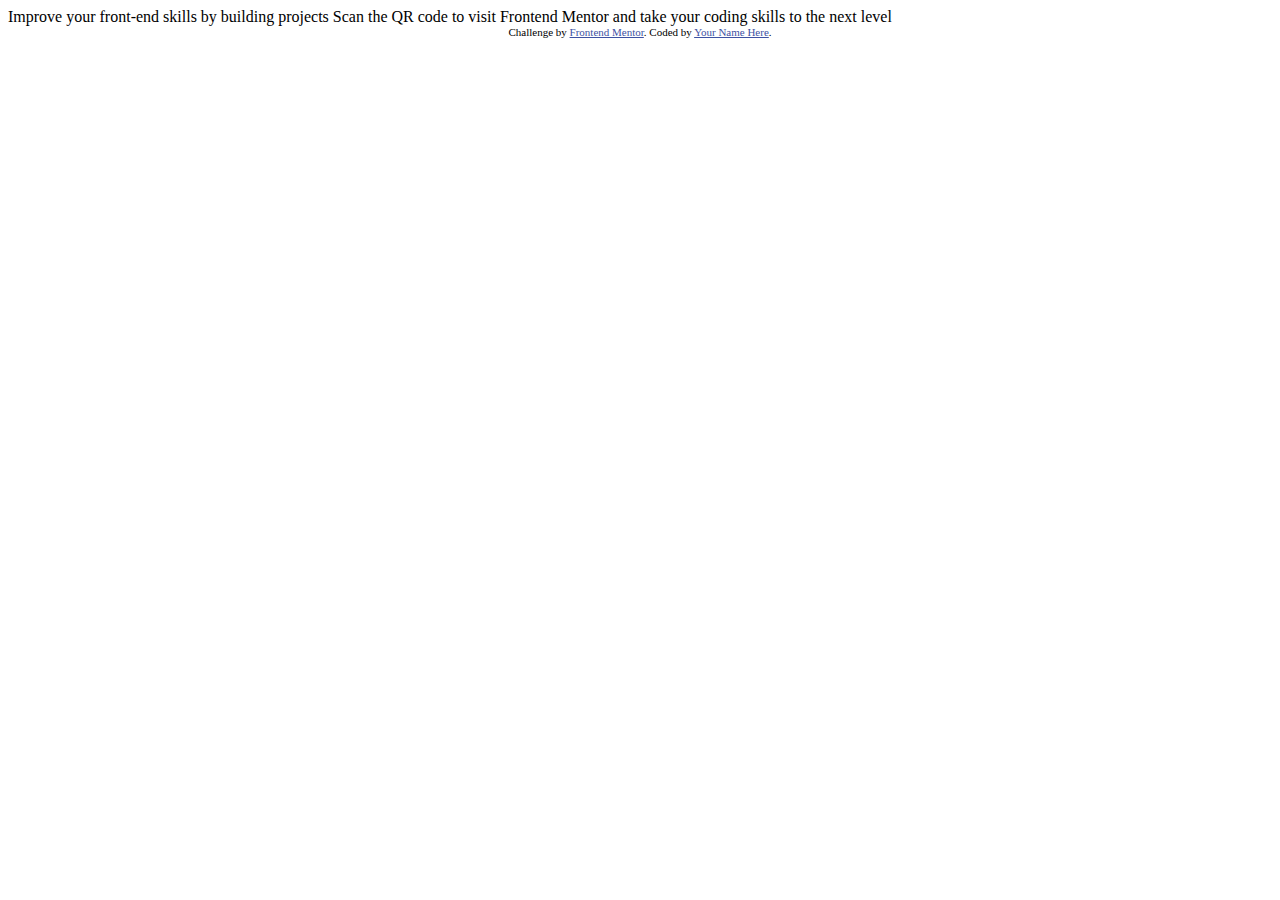
<file: qr-code-component-main/qr-code-component-main/index.html>
<!DOCTYPE html>
<html lang="en">
<head>
  <meta charset="UTF-8">
  <meta name="viewport" content="width=device-width, initial-scale=1.0"> <!-- displays site properly based on user's device -->

  <link rel="icon" type="image/png" sizes="32x32" href="./images/favicon-32x32.png">
  
  <title>Frontend Mentor | QR code component</title>

  <!-- Feel free to remove these styles or customise in your own stylesheet 👍 -->
  <style>
    .attribution { font-size: 11px; text-align: center; }
    .attribution a { color: hsl(228, 45%, 44%); }
  </style>
</head>
<body>

  Improve your front-end skills by building projects

  Scan the QR code to visit Frontend Mentor and take your coding skills to the next level
  
  <div class="attribution">
    Challenge by <a href="https://www.frontendmentor.io?ref=challenge" target="_blank">Frontend Mentor</a>. 
    Coded by <a href="#">Your Name Here</a>.
  </div>
</body>
</html>
</file>
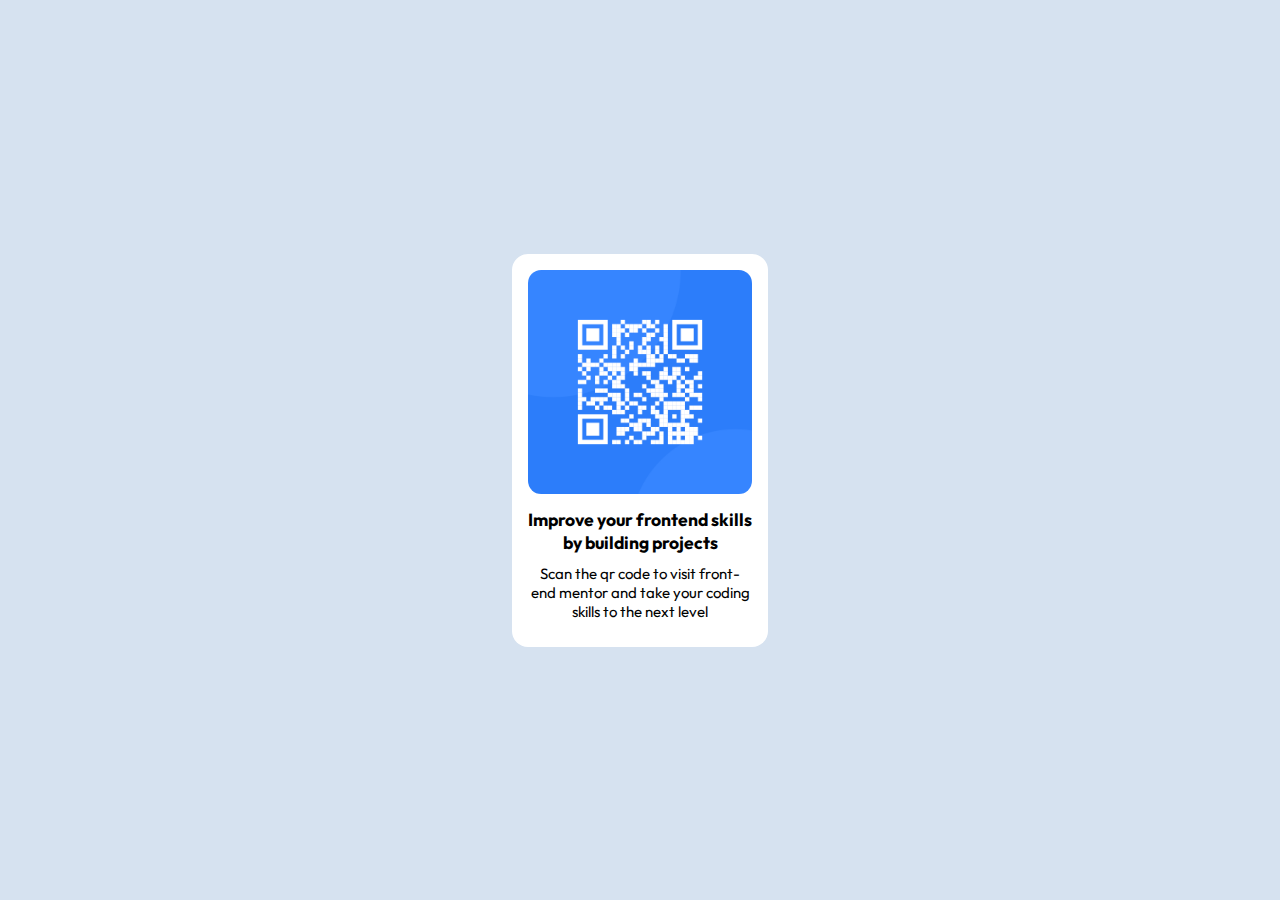
<file: qr-code-component-main/qr-code-component-main/qr-code-component.html>
<!DOCTYPE html>
<html lang="en">
<head>
    <meta charset="UTF-8">
    <meta name="viewport" content="width=device-width, initial-scale=1.0">
    <link rel="preconnect" href="https://fonts.googleapis.com">
<link rel="preconnect" href="https://fonts.gstatic.com" crossorigin>
<link href="https://fonts.googleapis.com/css2?family=Outfit:wght@100..900&display=swap" rel="stylesheet">
    <link rel="stylesheet" href="styles.css">
    <title>QR Code Component</title>
</head>
<body>
    <div class="container">
     <img src="images/image-qr-code.png" alt="qr_code"/>

        <h3>Improve your frontend skills by building projects</h3>
        <p>Scan the qr code to visit front-end mentor and take your coding skills to the next level</p>
    </div>
</body>
</html>
</file>
<file: 3-column-preview-card-component-main/style.css>
:root{
    --Bright-orange: hsl(31, 77%, 52%);
    --Dark-cyan: hsl(184, 100%, 22%);
    --Very-dark-cyan: hsl(179, 100%, 13%);
    --Transparent-white: hsla(0, 0%, 100%, 0.75);
    --Very-light-gray: hsl(0, 0%, 95%);

    --background:var(--Very-light-gray);
    --heading:var(--Very-light-gray);
    --buttons:var(--Very-light-gray);
}

*,*::before,*::after{
    margin:0;
    padding:0;
    box-sizing: border-box;
}
body{
    background:var(--background);
    font-size:0.9375rem;
    font-family:'Lexend Deca',sans-serif;
    min-height:100vh;
    display:flex;
    justify-content:center;
    align-items: center;
    flex-direction: column;

}

main{
    display:grid;
    grid-template-columns:repeat(3,1fr);
    color:var(--Very-light-gray);
    font-weight:400;
    max-width:800px;
    border-radius:0.625rem;
    overflow:hidden;
    /* outline:2px solid red; */
}
h1{
    font-family:'Big Shoulders Display', sans-serif;
    font-weight:700;
    text-transform: uppercase;
    font-size:2rem;
    
}
p{
    line-height:1.5;
    color:var(--Transparent-white);
    margin-bottom:3rem;
    
}
section{
    padding:2rem;
}
section a{
    text-decoration:none;
    border-radius:2rem;
    padding:0.625rem 1.875rem;
    display:inline-block;
    color:transparent;
    background:var(--Very-light-gray);
    /* outline:2px solid var(--Very-light-gray); */
}
section:first-of-type{
    background:var(--Bright-orange);

}
section:nth-child(2){
    background:var(--Dark-cyan);
}
section:nth-child(3){
    background:var(--Very-dark-cyan);
}
section:first-of-type a{
    color:var(--Bright-orange);
}
section:nth-child(2) a{
    color:var(--Dark-cyan);
}
section:nth-child(3) a{
    color:var(--Very-dark-cyan);
}
section a:hover,section a:active{
    color:var(--Very-light-gray);
    background:transparent;
    outline:2px solid var(--Very-light-gray);
    transition:;
}
section > *:nth-child(-n+2){
    margin-bottom:1rem;
}
@media screen and (max-width:768px){
    main{
        grid-template-columns:1fr;
    }
    p{
        margin-bottom:1.5rem;
    }
}
</file>
<file: article-preview-component-master/style.css>
*,*::before,*::after{
    margin:0;
    padding:0;
    box-sizing:border-box;
}
:root{
    --Very-Dark-Grayish-Blue: hsl(217, 19%, 35%);
    --Desaturated-Dark-Blue: hsl(214, 17%, 51%);
    --Grayish-Blue: hsl(212, 23%, 69%);
    --Light-Grayish-Blue: hsl(210, 46%, 95%);
    --fw1:500;
    --fw2:700;
}
html{
    font-size:62.5%;
    font-family:Manrope,sans-serif;
}
.fw1{
    font-weight:var(--fw1);
}
.fw2{
    font-weight:var(--fw2);
}
body{
    background:var(--Light-Grayish-Blue);
    min-height:100vh;
    display:flex;
    justify-content: center;
    align-items:center;
    flex-direction: column;
    font-size:1.3rem;
}
img{
    max-width:100%;
    height:100%;
    display:block;
    object-fit:cove;
}
img.avatar{
    border-radius:50%;
    width:4rem;
}
main{
    display: grid;
    grid-template-columns: 24.5rem 50rem;
    border-radius:0.625rem;
}
.hero-content{
    padding-block:3rem;
    background:white;
    display:grid;
    gap:1.2rem;
}
.hero-intro,.author{
    padding-inline:3rem;
}
.author{
    display:flex;
    align-items: center;
    gap:1rem;
}
.share{
    margin-left:auto;
    position:relative;
    display:flex;
    justify-content: center;
}
button{
    border-radius:50%;
    border:none;
    padding:0.8rem;
}
.share-icons{
    background:var(--Very-Dark-Grayish-Blue);
    align-items:center;
    padding:1rem 3rem;
    border-radius: 0.8rem;
    gap:1.4rem;
    position:absolute;
    bottom:150%;
    display:none;
}
.share-icons p{
    text-transform: uppercase;
    color:var(--Grayish-Blue);
    letter-spacing: 0.5rem;
}
.share-icons::after{
    content:"";
    border-left: 15px solid transparent;
	border-right: 15px solid transparent;
	border-top: 17px solid var(--Very-Dark-Grayish-Blue);
    position:absolute;
    left:50%;
    transform: translate(-50%);
    top:100%;

}
button:focus{
    background:var(--Desaturated-Dark-Blue);
    /* color:var(--Light-Grayish-Blue); */
}
button:focus svg>path{
    fill:var(--Light-Grayish-Blue);
}
.share-icons.show{
    display:flex;
}
@media screen and (max-width:768px){
    main{
        grid-template-columns:85vw;
    }
    .hero-content{
        padding-bottom:0;
    }
    .author{
        position: relative;
    }
    .author.show{
        background:var(--Very-Dark-Grayish-Blue);
    }
    .share{
        position:static;
    }
    .share-icons{

        left:0;
        top:0;
        bottom:0;
    }
    .share-icons::after{
        display:none;
    }
}
</file>
<file: base-apparel-coming-soon-master/style.css>
:root{
    --Desaturated-Red: hsl(0, 36%, 70%);
--Soft-Red: hsl(0, 93%, 68%);

--Dark-Grayish-Red: hsl(0, 6%, 24%);

/* Gradients */

--grad1a:hsl(0, 0%, 100%);
--grad1b:hsl(0, 100%, 98%);
--grad2a:hsl(0, 80%, 86%); 
--grad2b:hsl(0, 74%, 74%);

--fw1:300;
--fw2:400;
--fw3:600;
}

*,*::before,*::after{
    margin:0;
    padding:0;
    box-sizing: border-box;
}

html{
    font-size:62.5%;
}
body{
    background-image:url(images/bg-pattern-desktop.svg),linear-gradient(135deg, var(--grad1a),var(--grad1b));
    font-family: Josefin Sans;
    font-size:1.6rem;
}

main{
    display:grid;
    grid-template-columns:1fr 49rem;
    min-height:100dvh;
}
.hero-desktop img,.hero-mobile img{
    display: block;
    width:100%;
}
.hero-mobile{
    display:none;
}
.hero-content{
    /* display: grid;
    justify-items:center;
    align-items: flex-start; */
    /* display:flex;
    flex-direction:column; */
    padding-top:5rem;
    display: grid;
    grid-template-columns: 1fr minmax(min-content,65%) 1fr;
    align-content:start;
    gap:6rem;
}
.hero-content>*{
   grid-column: 2;
}
.content{
    display:grid;
    gap:1.5rem;
}
.content h1{
    text-transform: uppercase;
    font-weight: var(--fw3);
    font-size:6rem;
    letter-spacing: 1.5rem;
}
.content h1 span{
    font-weight:var(--fw1);
    color:var(--Desaturated-Red);
}
.content p{
    color:var(--Desaturated-Red);
    line-height: 1.5;
}
.input-container{
    border-radius:10rem;
    border:1px solid var(--Desaturated-Red);
    display:flex;
    align-items: center;
}
.input-container>*{
    border-radius:10rem;
    border:none;
    
}
input[type=email]{
    flex:1;
    padding-block:1rem;
    padding-inline-start: 2rem;
    outline:none;
    background: transparent;
    font-family:Josefin Sans;
}
input[type=email]::placeholder{
    color:var(--Desaturated-Red);
    font-family:inherit;
    font-weight:var(--fw2);
}
button{
    padding:1rem 3.5rem;
    background-image:linear-gradient(135deg,var(--grad2a),var(--grad2b)),linear-gradient(135deg, var(--grad1a)50%,var(--grad1b)40%);
  cursor:pointer;
  
}
button:active{
    opacity: 0.5;
    -webkit-box-shadow: -2px 6px 10px 0px rgba(0,0,0,0.44); 
box-shadow: -2px 6px 10px 0px rgba(0,0,0,0.44);
}
.error{
    padding-left:2rem;
    padding-top:0.9rem;
    display: inline-block;
    color:var(--Soft-Red);
    font-size:0.8em;
    font-weight: var(--fw2);
}
.input-container.invalid{
    outline:2px solid var(--Soft-Red);
    border:none;
}
.input-container svg.invalid{
    margin-right:1.5rem;
}

@media screen and (max-width:1024px) and (orientation:portrait){
    .hero-mobile{
        display:block;
        grid-column: 1/-1;
    }
    .hero-desktop{
        display:none;
    }
    main{
        grid-template-columns:1fr;
    }
    .hero-content{
        gap:3rem;
    }
    .content h1,.content p{
        text-align:center;
    }

}
</file>
<file: four-card-feature-section-master/style.css>
:root{
    --Red: hsl(0, 78%, 62%);
--Cyan: hsl(180, 62%, 55%);
--Orange: hsl(34, 97%, 64%);
--Blue: hsl(212, 86%, 64%); 

--Very-Dark-Blue: hsl(234, 12%, 34%);
--Grayish-Blue: hsl(229, 6%, 66%);
--Very-Light-Gray: hsl(0, 0%, 98%);

--fw1:200;
--fw2:400;
--fw3:600;
}

*,*::before,*::after{
    margin:0;
    padding:0;
    box-sizing: border-box;
}
html{
    font-size:62.5%;
}
.color-heading{
    color:var(--Very-Dark-Blue);
}
.grid{
    display:grid;
}
.txt-center{
    text-align:center;
}
.fw1{
    font-weight:var(--fw1)};
.fw2{
    font-weight:var(--fw2);
}
.fw3{
    font-weight: var(--fw3);
}    
body{
    background:var(--Very-Light-Gray);
    color:var(--Grayish-Blue);
    font-family:Poppins;
    font-size:1.5rem;
    display:flex;
    flex-direction: column;
    justify-content: center;
    align-items:center;
    min-height:100vh;

}
main{
    gap:2rem;
}
section:first-of-type{
    width:;
}
section:nth-of-type(2){
    display: grid;
    max-width:104rem;
    grid-template-columns:repeat(3,1fr);
    gap:2.5rem;
}
section:nth-of-type(2)>div:first-of-type{
    grid-row: 2/4;
    border-top:2px solid var(--Cyan);
}
section:nth-of-type(2)>div:nth-of-type(2){
    grid-column:2/3;
    grid-row:1/3;
    border-top:2px solid var(--Red);
}
section:nth-of-type(2)>div:nth-of-type(3){
    grid-column:2/3;
    grid-row:3/5;
    border-top: 2px solid var(--Orange);
}
section:nth-of-type(2)>div:nth-of-type(4){
    grid-column:3;
    grid-row:2/4;
    border-top: 2px solid var(--Blue);
}
.card{
    -webkit-box-shadow: 0px 2px 7px 0px rgba(0,0,0,0.24); 
box-shadow: 0px 2px 7px 0px rgba(0,0,0,0.24);
border-radius: 0.625rem;
display: grid;
gap:1rem;
padding:2rem;
}
.icon{
    display: flex;
    justify-content: flex-end;
}

@media screen and (max-width:768px){
    main{
        width:85vw;
    }
    section:nth-of-type(2){
        display:block;
    }
    section:nth-of-type(2)>*{
        margin-bottom:2.5rem;
    }
}
</file>
<file: intro-component-with-signup-form-master/style.css>
:root{

--primary1: hsl(0, 100%, 74%);
--primary2: hsl(154, 59%, 51%);


--accent: hsl(248, 32%, 49%);



--neutral1: hsl(249, 10%, 26%);
--neutral2: hsl(246, 25%, 77%);

--fw1:400;
--fw2:500;
--fw3:600;
--fw4:700;
}

*,*::before,*::after{
    margin:0;
    padding:0;
    box-sizing:border-box;
    font-family:Poppins,sans-serif;
    text-decoration: none;
}

html{
    font-size:62.5%;
}
body{
    font-size:1.6rem;
    background-image:url('images/bg-intro-desktop.png');
    background-size: cover;
    background-color:var(--primary1);
    min-height: 100vh;
    display:flex;
    flex-direction: column;
    align-items: center;
    justify-content:center;
    padding:1.5rem
}
main{
    display: grid;
    grid-template-columns: repeat(auto-fit,minmax(30rem,1fr));
}

.hero-content{
    color: white;
    margin-block: auto;

    h1{
        font-size: 4rem;
        line-height: 1;
    }
    p{
        font-weight:var(--fw1)
    }
}
.registration>*{
    margin-bottom:1.5rem;
    -webkit-box-shadow: 0px 5px 7px 0px rgba(0,0,0,0.4); 
box-shadow: 0px 6px 0px 0px rgba(0,0,0,0.19);
}
.trial-msg{
    background-color: var(--accent);
    color:white;
    text-align:center;
    padding:1.5rem 2rem;
    border-radius:0.625rem;

    span{
        font-weight:var(--fw4);
    }
}
form{
    background-color: white;
    border-radius:0.625rem;
    display:grid;
    padding:2rem;
    gap:1.5rem;
    grid-template-columns: 1fr;
    p{
        text-align:center;
        
    }
}
input{
    padding-block: 1rem;
    border-radius:0.425rem;
    color:var(--neutral1);
    font-weight:var(--fw3);

    &::placeholder{
        opacity: 0.6;
    }
    &:not([type="submit"]){
        padding-inline-start: 2rem;
        border:1px solid var(--neutral2);
        width:100%;
        
        &:focus{
            outline:1px solid var(--accent);
        }
    }
    
}
input[type="submit"]{
    background-color: var(--primary2);
    border:none;
    text-transform: uppercase;
    color:white;
    letter-spacing: 1px;
    transition: all 0.2s ease-in-out;
    cursor:pointer;

    &:hover{
        background-color: transparent;
        outline:1px solid var(--primary2);
        color:var(--primary2);
    }
}

input.error{
    outline:2px solid var(--primary1);
    border: none;
}
.input-container{
    position:relative;
}
img{
    position: absolute;
    top:0;
    bottom:0;
    margin:auto 0;
    right:5%;
}

.err-msg{
    text-align:right;
    color:var(--primary1);
    font-style: italic;
    font-size:1rem;
    font-weight: var(--fw2);
}

.tc-text p{
    font-weight:var(--fw2);
    font-size: 1rem;
    line-height: 1.9;
    color:var(--neutral2);

    a{
        color:var(--primary1);
        font-weight: var(--fw4);

        &:hover{
            text-decoration: underline;
        }
    }
}

@media screen and (max-width:768px){
    body{
        background-image: url(images/bg-intro-mobile.png);
    }
}
</file>
<file: nft-preview-card-component-main/styles.css>
:root{
    --Soft-blue: hsl(215, 51%, 70%);
    --Cyan: hsl(178, 100%, 50%);
    --main-BG: hsl(217, 54%, 11%);
--card-BG: hsl(216, 50%, 16%);
--line: hsl(215, 32%, 27%);
--White: hsl(0, 0%, 100%);
}
*{
    margin:0;
    padding:0;
    box-sizing:border-box;
}
body{
    font-family:Outfit,sans-serif;
    font-size:1.125rem;
    display:flex;
    height:100vh;
    justify-content:center;
    align-items:center;
    flex-direction:column;
    background-color:var(--main-BG)
}
.nft-wrapper{
    padding:1.2rem 1.2rem 0 1.2rem;
    width:21rem;
    background-color:var(--card-BG);
    border-radius:0.625rem;
    /* max-height:100vh; */
}
.nft-wrapper > *{
    margin-bottom:10px
}
.img-eq{
    width:100%;
    max-width:297px;
    display:block;
    border-radius:0.625rem;
    /* min-width:1rem; */
}
.img-wrapper{
    position:relative;
}
.eye{
    position:absolute;
    inset:0;
    display:flex;
    align-items:center;
    justify-content:center;
    background-color:hsla(178,100%,50%,0.4);
    border-radius:0.625rem;
    opacity:0;
    
}
.eye:hover{
    opacity:1;
}

h3{
    color:var(--White);
    font-weight:600;
}
.description{
    color:var(--Soft-blue);
    font-weight:300;
    line-height:1.5;
}
.eth-flex{
    display:flex;
    justify-content:space-between;
}
.eth{
    color:var(--Cyan);
    display:flex;
    align-items:center;
    gap:5px;
    font-weight:600;
}
.duration{
    color:var(--Soft-blue);
    display:flex;
    align-items:center;
    gap:5px;
}
.credit-flex{
    display:flex;
    gap:0.825rem;
    align-items:center;
}
.credit-flex img{
    border:2px solid white;
    border-radius:50%;
    /* transform:scale(0.4) */
    width:40px;
    height:auto;
}
.credit-flex p{
    font-weight:400;
    color:var(--Soft-blue)
}
a{
    text-decoration:none;
    color:var(--White);
}
a:hover{
    color:var(--Cyan);
}
hr{
   border-color:var(--line) 
}
</file>
<file: order-summary-component-main/styles.css>
:root{
    --Pale-blue: hsl(225, 100%, 94%);
--Bright-blue: hsl(245, 75%, 52%);
--Very-pale-blue: hsl(225, 100%, 98%);
--Desaturated-blue: hsl(224, 23%, 55%);
--Dark-blue: hsl(223, 47%, 23%);

}
*{
    margin:0;
    padding:0;
    box-sizing:border-box;
}
body{
    font-family:'Red Hat Display',sans-serif;
    background-image:url('images/pattern-background-desktop.svg');
    background-repeat:no-repeat;
    background-color:var(--Pale-blue);
    display:flex;
    min-height:100vh;
    justify-content:center;
    align-items:center;
    flex-direction:column;

}

.wrapper{
    /* border:1px solid red; */
    /* width:90vw; */
    width:25rem;
    /* margin-inline:calc(100vw - 25rem); */
    /* max-width:50vw; */
    min-height:15rem;
    border-radius:1rem;
    overflow:hidden;
    
}
/* .hero-illustration{
    width:100%;
} */

img{
    width:100%;
    display:block;
}
.text-center{
    text-align:center;
}
p{
    color:var(--Desaturated-blue);
    font-weight:500;
    line-height:1.5;
}
.hero-main{
    background-color:var(--Very-pale-blue);
    padding:2rem;
    display:grid;
    gap:0.825rem;
}
.price{
    display:flex;
    align-items:center;
    background-color:hsla(225, 100%, 94%,0.4);
    padding:1rem;
    gap:1rem;
    border-radius:0.625rem;
}
.annual-text{
    font-weight:900;
    color:var(--Dark-blue);
}
a{
    margin-left:auto;
    color:var(--Bright-blue);
    font-weight:700;
}
button{
    width:100%;
    border:none;
    border-radius:0.625rem;
    font-size:1rem;
    padding-block:0.625rem;
    font-family:'Red Hat Display';
    font-weight:700;

}
button.pay{
    background-color:var(--Bright-blue);
    color:var(--Pale-blue); 
}
button.cancel{
    background-color:var(--Very-pale-blue);
    color:var(--Desaturated-blue);
}
@media screen and (max-width:425px){
    body{
        background-image:url('images/pattern-background-mobile.svg');
    }
    .wrapper{
        width:90vw;
    }
}
</file>
<file: profile-card-component-main/styles.css>
:root{
    --Dark-cyan: hsl(185, 75%, 39%);
    --Very-dark-desaturated-blue: hsl(229, 23%, 23%);
    --Dark-grayish-blue: hsl(227, 10%, 46%);
    --Dark-gray: hsl(0, 0%, 59%);
    --fw-400:400;
    --fw-700:700;
    --fs:18px;
}

*,*::before,*::after{
    margin:0;
    padding:0;
    box-sizing:border-box;
}

body{
    background:url('images/bg-pattern-top.svg'),url('images/bg-pattern-bottom.svg');
    background-position: top left,bottom right;
    background-repeat: no-repeat, no-repeat;
    background-color: var(--Dark-cyan);
    font-family:'Kumbh Sans',sans-serif;
    min-height:100vh;
    display:flex;
    justify-content:center;
    align-items:center;
    flex-direction:column;
}
main{
    border-radius:0.525rem;
    overflow:hidden;
}
.detail-container{
    display:grid;
    justify-content:center;
    /* gap:0.625em; */
    /* margin-bottom:1rem; */
}
.profile{
    display:block;
    border-radius:50%;
    border:4px solid white;
    position:relative;
    top:-50%;
    left:9%;
}
.info-container{
    background:white;
}
.name-age{
    display: flex;
    gap:0.625rem;
    align-items:center;
}
.group2{
    margin-top:-2.5rem;
    margin-bottom:1rem;
}
.text-center{
    text-align: center;
}
.stats{
    display:flex;
    justify-content:space-around;
    padding-block:1rem;
}
.fw-400{
    font-weight: var(--fw-400);
}
.fw-700{
    font-weight:var(--fw-700);
}
.dark-grey{
    color:var(--Dark-gray);
}
.dark-greyish-blue{
    color:var(--Dark-grayish-blue);
}
.fs{
    font-size:var(--fs);
}
.stats p{
    letter-spacing: 1.3px;
    font-size:0.825rem;
}
</file>
<file: social-proof-section-master/style.css>
:root{
    --Very-Dark-Magenta: hsl(300, 43%, 22%);
    --Soft-Pink: hsl(333, 80%, 67%);
    --Dark-Grayish-Magenta: hsl(303, 10%, 53%);
    --Light-Grayish-Magenta: hsl(300, 24%, 96%);
    --White: hsl(0, 0%, 100%);
    --fw-400:400;
    --fw-500:500;
    --fw-700:700;
}

*,*::before,*::after{
    margin:0;
    padding:0;
    box-sizing: border-box;
}
html{
    font-size:62.5%;
    font-family:'League Spartan';
}
.dark-mag{
    color:var(--Very-Dark-Magenta);
}
.grey-mag{
    color:var(--Dark-Grayish-Magenta);
}
.light-grey{
    color:var(--Light-Grayish-Magenta);
}
.pink{
    color:var(--Soft-Pink);
}
.fw1{
    font-weight:var(--fw-400);
}
.fw2{
    font-weight:var(--fw-500);
}
.fw3{
    font-weight:var(--fw-700);
}
.grid-def{
    display:grid;
    gap:1rem;
}

body{
    font-size:1.5rem;
    min-height: 100dvh;
    background-image:url(images/bg-pattern-top-desktop.svg),url(images/bg-pattern-bottom-desktop.svg);
    background-repeat:no-repeat,no-repeat;
    background-position: top left,bottom right;
    display:flex;
    justify-content:center;
    align-items:center;
    flex-direction: column;
    padding-inline:3rem;
    
}
p{
    line-height: 1.3;
}
main{
    display: grid;
    grid-template-columns:40rem 1fr;

    row-gap: 3rem;
    /* width:50%; */
    max-width:100rem;
}

.introduction h1{
    font-size:4.5rem;
}
section:nth-of-type(2){
    display:grid;
    gap:1rem;
    justify-content: end;
}
.star-bg{
    background:var(--Light-Grayish-Magenta);
    border-radius:0.625rem;
    display: flex;
    justify-content: center;
    align-items:center;
    gap:2.5rem;
    width:40rem;
    /* padding-inline:3rem; */
}
.star-bg:nth-of-type(2){
    margin-left:3rem;
}
.star-bg:nth-of-type(3){
margin-left:6rem;
}

.stars{
    display:flex;
    gap:0.425rem;
}
section:nth-of-type(3){
    grid-column:span 2;
    display:grid;
    grid-template-columns:repeat(3,1fr);
    gap:2rem;
}
.card{
    background:var(--Very-Dark-Magenta);
    border-radius:0.625rem;
    display:grid;
    gap:2rem;
    padding:2.5rem;
}
.card header{
    display:flex;
    align-items:center;
    gap:1rem;
}
.card img{
    border-radius:50%;
    width:4rem;
}
.card:nth-of-type(2){
    position:relative;
    top:10%;
}
.card:nth-of-type(3){
    position:relative;
    top:20%;
}

@media screen and (max-width:865px){
    body{
        background-image:url(images/bg-pattern-top-mobile.svg),url(images/bg-pattern-bottom-mobile.svg);
    }
    main,section:nth-of-type(3){
        grid-template-columns:1fr;
        align-items:center;
    }
    section:nth-of-type(3){
        grid-column:auto;
    }
    section:nth-of-type(2){
        justify-content: start;
    }
    .star-bg{
        flex-direction: column;
        gap:1rem;

    }
    .card:not(:first-of-type){
        position:static;
    }
    .star-bg:not(:first-of-type){
        margin:auto;
    }
}
</file>
<file: stats-preview-card-component-main/styles.css>
:root{
    --main-background:hsl(233, 47%, 7%);
    --card-background:hsl(244, 38%, 16%);
    --accent:hsl(277, 64%, 61%);
    --main-heading:hsl(0, 0%, 100%);
    --stats:hsl(0, 0%, 100%);
    --main-paragraph:hsla(0, 0%, 100%, 0.75);
    --stat-headings:hsla(0, 0%, 100%, 0.6);
}
*,*::before,*::after{
    margin:0;
    padding:0;
    box-sizing: border-box;
}
body{
    font-size:15px;
    font-family:'Lexend Deca';
    background:var(--main-background);
    min-height:100vh;
    display:flex;
    justify-content:center;
    align-items:center;
    flex-direction:column;
}
main{
    display:grid;
    max-width:900px;
    grid-template-columns:1fr 1fr;
    border-radius:0.425rem;
    overflow:hidden;
    /* position:relative; */
    
}

.card-background{
    color:var(--card-background);
}
.main-heading{
    color:var(--main-heading);
    font-family:Inter;
    font-weight:700;
    margin-bottom:1rem;
    font-size:2rem;
}
.accent{
    color:var(--accent);
}
.main-paragraph{
    color:var(--main-paragraph);
    margin-bottom:4rem;
    line-height:1.5;
}

.info{
    /* display:grid;
    justify-items: center; */
    padding:3rem 3rem 2rem 2rem;
    
    
}
img{
    display:block;
    width:100%;
    /* height:100%; */
    /* position:relative; */
    /* height:100%;
    /* object-fit:cover; */ 
    /* object-fit: cover; */
}
.img-container{
    position:relative;
}
.img-container::before{
    content:"";
    position:absolute;
    inset:0;
    background:hsl(277, 64%, 61%);
    mix-blend-mode:color;
    opacity:.1;
}
main > *{
    /* outline:2px solid red; */
}
.stats{
    display:flex;
    justify-content:space-between;

}
.stats p{
    display:flex;
    flex-direction:column;
}
.stat-heading{
    color:var(--stat-headings);
    text-transform:uppercase;
}
.stat{
    color:var(--stats);
}
@media screen and (max-width:830px){
    main{
       grid-template-columns:1fr; 
       width:80%;
       /* grid-template-rows:auto 1fr; */
    }
    .img-container{
        grid-row:1;
    }
    img{
        /* object-fit:contain; */
        height:100%;
    }
    .info{
        text-align:center;
        padding:2rem 1.5rem; 
    }
    .main-paragraph{
        margin-bottom:2rem;
    }
    .stats{
        display:block;
        
        /* flex-direction:column; */
        
    }
    .stats > p:not(:last-of-type){
        margin-bottom: 2rem;
    }
}
@media screen and (max-width:425px){
    main{
        width:90%;
    }
}
</file>
<file: qr-code-component-main/qr-code-component-main/styles.css>
:root{
    --White: hsl(0, 0%, 100%);
    --Light-gray: hsl(212, 45%, 89%);
--Grayish-blue: hsl(220, 15%, 55%);
--Dark-blue: hsl(218, 44%, 22%);
}
*{
    margin:0;
    padding:0;
    box-sizing:border-box;
}
body{
    font-family:Outfit;
    background-color:var(--Light-gray);
    display:flex;
    height:100vh;
    justify-content:center;
    align-items:center;
    font-size:15px;

}
.container{
    background-color:var(--White);
    border-radius:1rem;
    width:16rem;
    padding:1rem;
    /* border:2px solid red; */
    /* display:flex;
    justify-content:center;
    align-items:center;
    flex-direction:column; */
    
    gap:1rem;

}
.container > *{
    margin-bottom:10px;
}
img{
    width:100%;
    /* max-width:18rem;
    max-height:18rem; */
    border-radius:0.825rem;
}
h3{
    text-align:center;
}
p{
    text-align:center;
}
</file>
